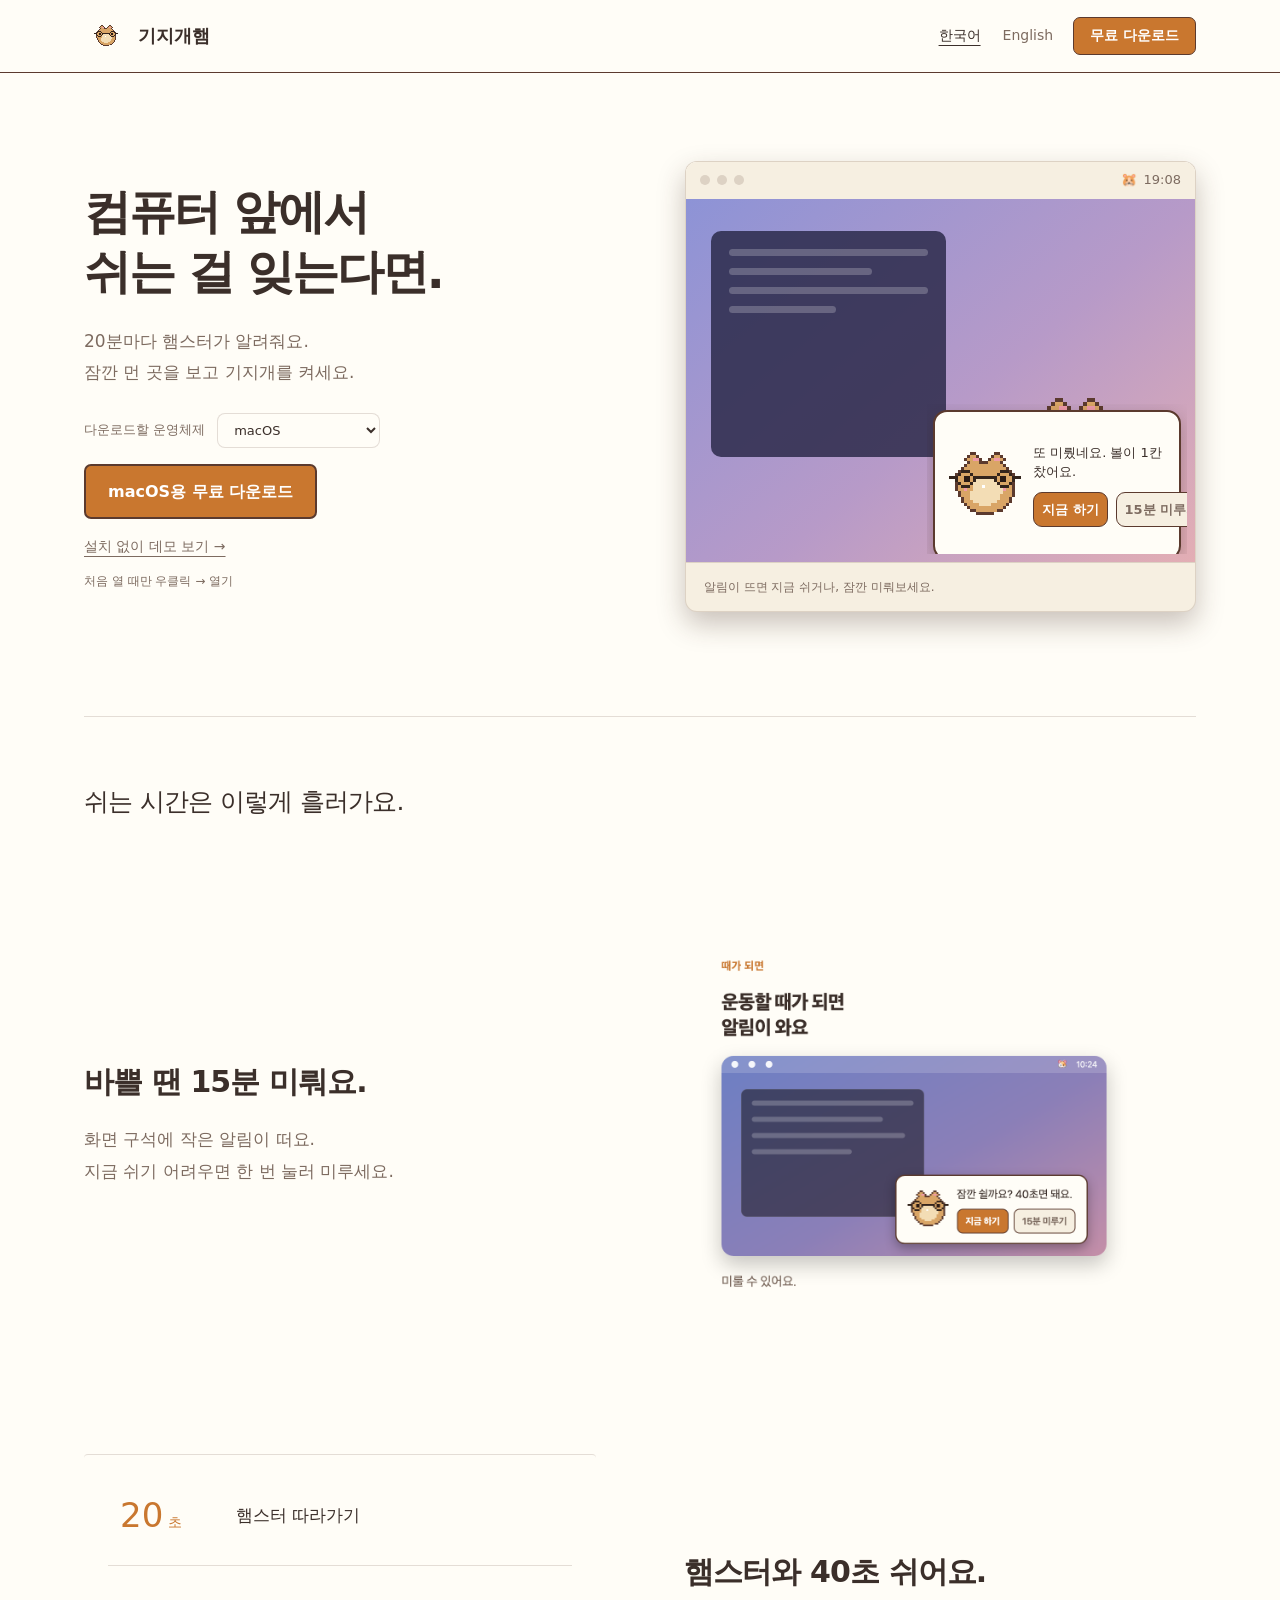
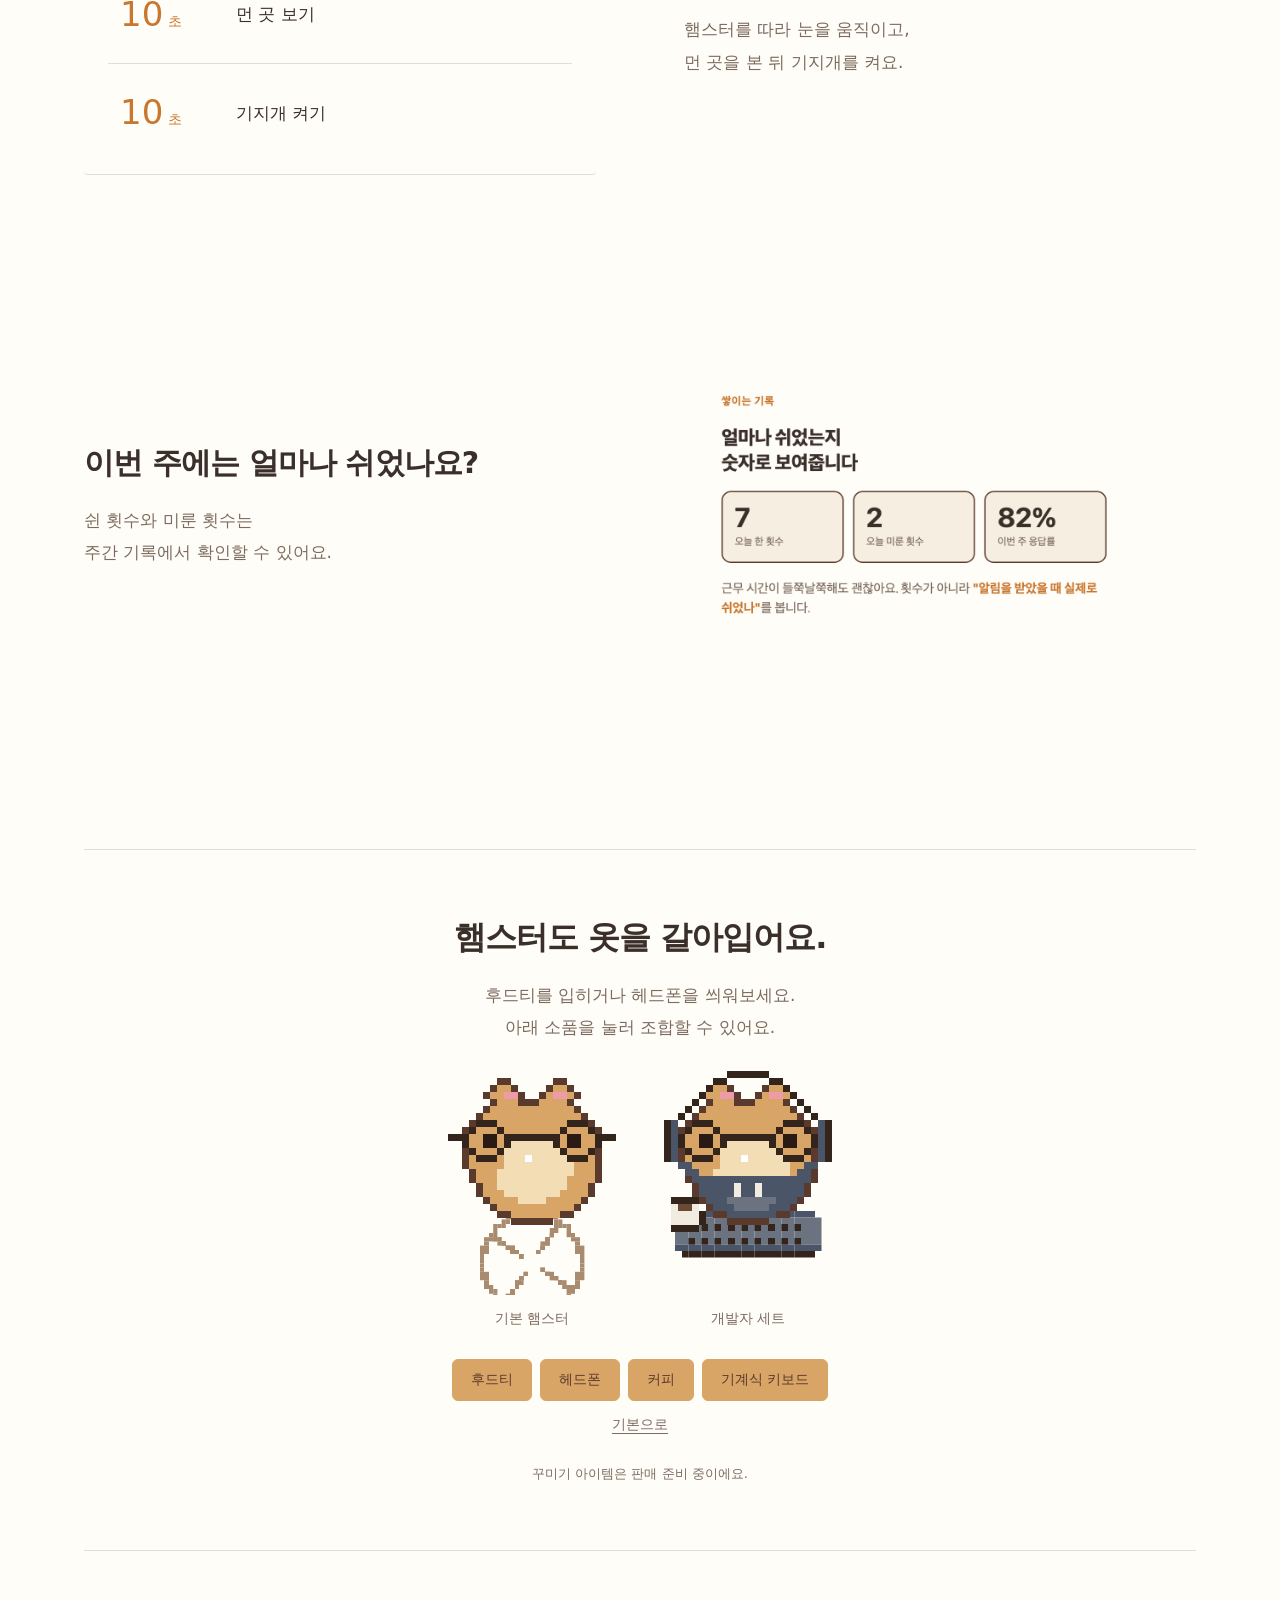
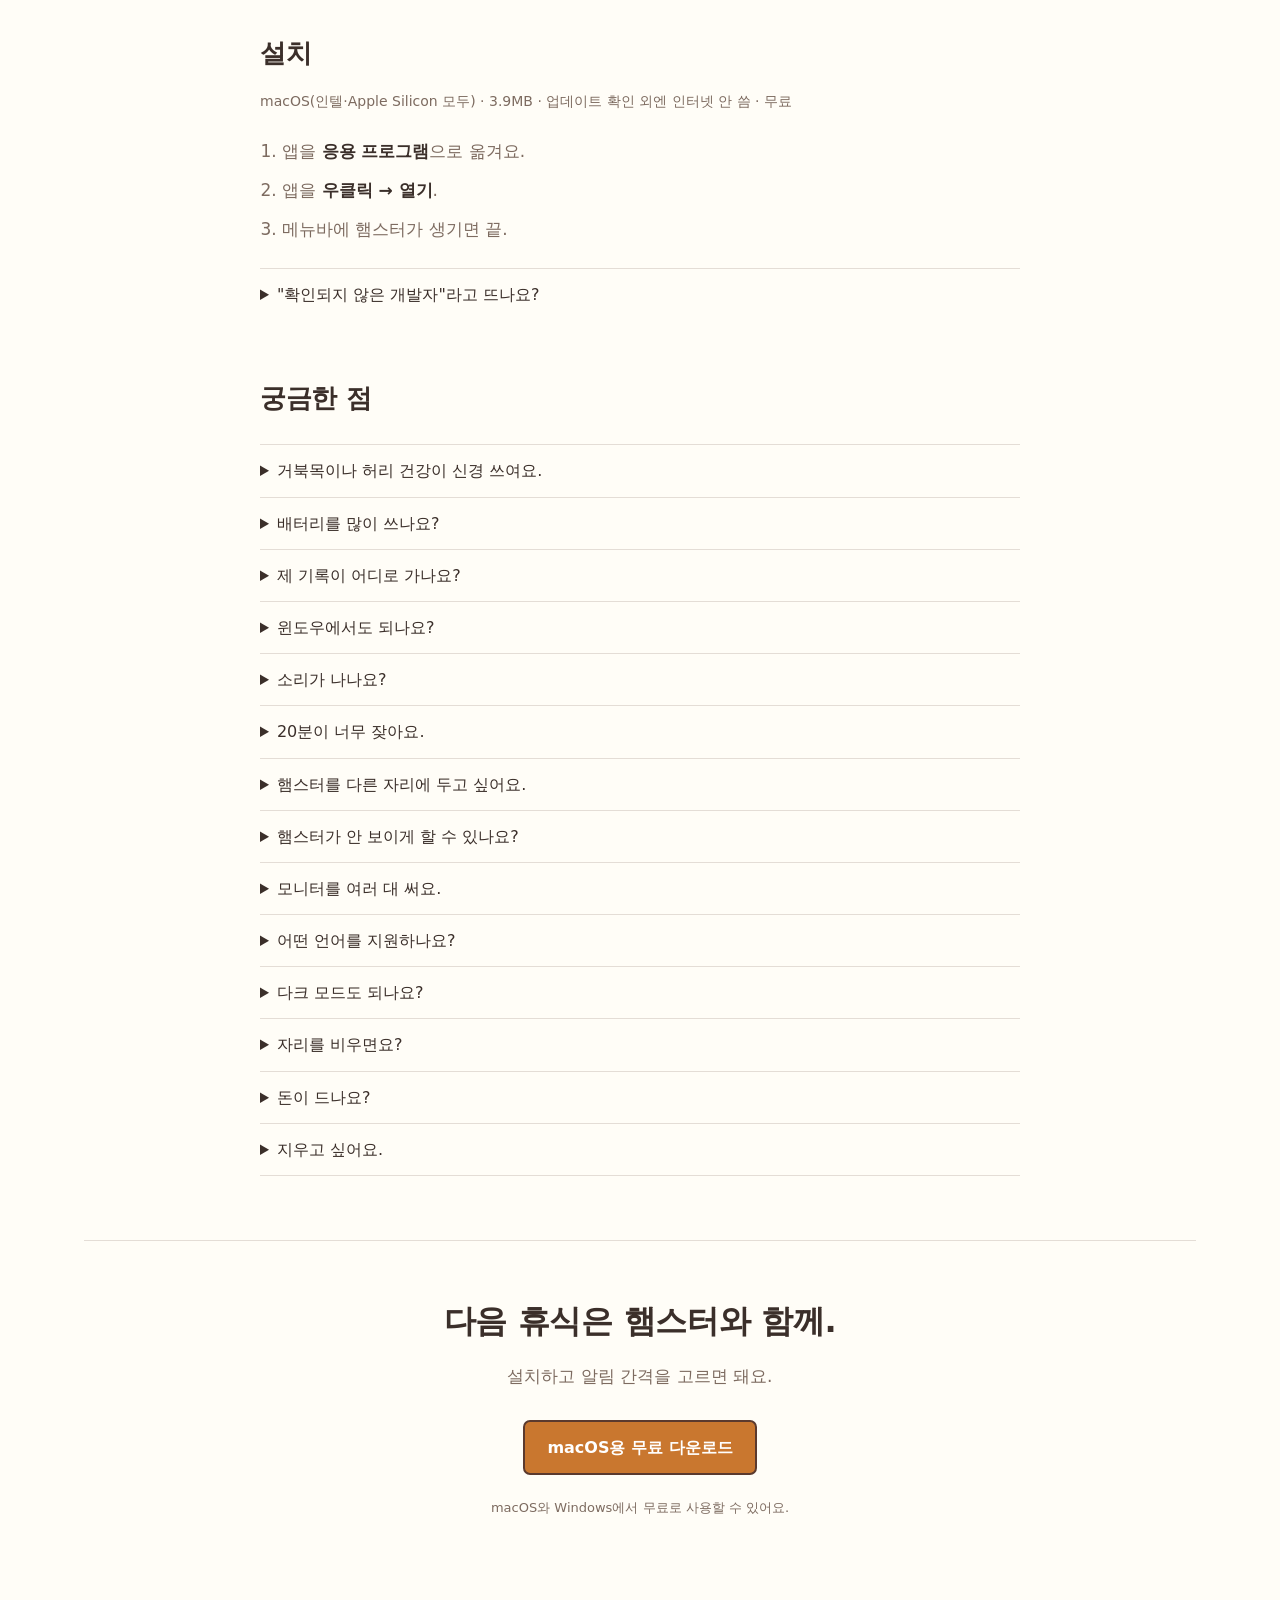
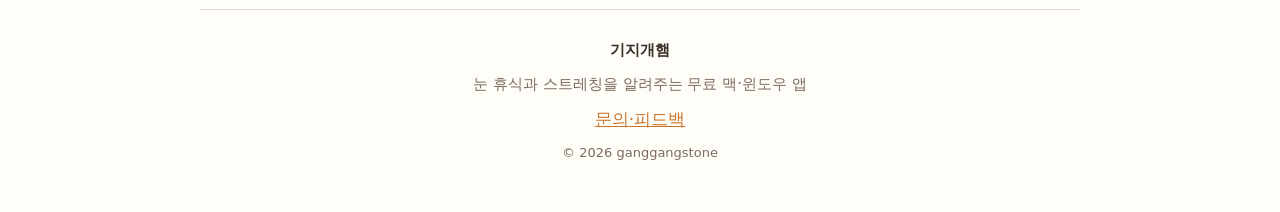
<file: index.html>
<!doctype html>
<html lang="ko">
  <head>
    <meta charset="UTF-8" />
    <meta name="viewport" content="width=device-width, initial-scale=1" />
    <meta name="google-site-verification" content="yGmYmrjmriGeLdfNYpnygEONXYzJY-v47kT8BOJidQM" />
    <title>기지개햄 | 눈 휴식·스트레칭 알림 앱 (맥·윈도우)</title>
    <meta name="description" content="눈 보호를 위한 휴식 알림과 책상 앞 스트레칭을 찾고 있나요? 기지개햄은 20분마다 화면에서 눈을 떼고 기지개를 켤 시간을 알려주는 무료 맥·윈도우 앱입니다." />
    <link rel="canonical" href="https://ganggangstone.github.io/hamstretch/" />
    <link rel="alternate" hreflang="ko" href="https://ganggangstone.github.io/hamstretch/" />
    <link rel="alternate" hreflang="en" href="https://ganggangstone.github.io/hamstretch/en/" />
    <link rel="alternate" hreflang="x-default" href="https://ganggangstone.github.io/hamstretch/" />
    <meta property="og:type" content="website" />
    <meta property="og:site_name" content="기지개햄" />
    <meta property="og:url" content="https://ganggangstone.github.io/hamstretch/" />
    <meta property="og:locale" content="ko_KR" />
    <meta property="og:locale:alternate" content="en_US" />
    <meta property="og:title" content="기지개햄 | 눈 휴식·스트레칭 알림 앱 (맥·윈도우)" />
    <meta property="og:description" content="눈 보호를 위한 휴식 알림과 책상 앞 스트레칭을 찾고 있나요? 기지개햄은 20분마다 화면에서 눈을 떼고 기지개를 켤 시간을 알려주는 무료 맥·윈도우 앱입니다." />
    <meta property="og:image" content="https://ganggangstone.github.io/hamstretch/screenshots/ko/card-01.png" />
    <meta name="twitter:card" content="summary_large_image" />
    <meta name="twitter:title" content="기지개햄 | 눈 휴식·스트레칭 알림 앱 (맥·윈도우)" />
    <meta name="twitter:description" content="눈 보호를 위한 휴식 알림과 책상 앞 스트레칭을 찾고 있나요? 기지개햄은 20분마다 화면에서 눈을 떼고 기지개를 켤 시간을 알려주는 무료 맥·윈도우 앱입니다." />
    <meta name="twitter:image" content="https://ganggangstone.github.io/hamstretch/screenshots/ko/card-01.png" />
    <link rel="icon" href="src-tauri/icons/32x32.png" />
<link rel="apple-touch-icon" href="src-tauri/icons/apple-touch-icon.png" />
    <link rel="stylesheet" href="src/theme.css" />
    <link rel="stylesheet" href="site.css" />
    <script type="application/ld+json">
      {
        "@context": "https://schema.org",
        "@type": "SoftwareApplication",
        "name": "기지개햄",
        "alternateName": "Hamstretch",
        "url": "https://ganggangstone.github.io/hamstretch/",
        "image": "https://ganggangstone.github.io/hamstretch/screenshots/ko/card-01.png",
        "description": "눈 보호를 위한 휴식 알림과 책상 앞 스트레칭을 찾고 있나요? 기지개햄은 20분마다 화면에서 눈을 떼고 기지개를 켤 시간을 알려주는 무료 맥·윈도우 앱입니다.",
        "applicationCategory": "HealthApplication",
        "operatingSystem": "macOS, Windows",
        "offers": { "@type": "Offer", "price": "0", "priceCurrency": "USD" }
      }
    </script>
  </head>
  <body>
    <header>
      <nav>
        <span class="brand"><canvas id="mark" width="44" height="44"></canvas> <b data-t="brand">기지개햄</b></span>
        <span class="navright">
          <span class="langs">
            <a href="./" aria-current="page">한국어</a>
            <a href="en/">English</a>
          </span>
          <a class="cta-sm" id="downloadTop" href="#install" data-t="ctaTop">무료 다운로드</a>
        </span>
      </nav>
    </header>

    <main>
      <section class="hero"><div class="hero-copy">
        <h1 data-t="title"><span class="headline-line">컴퓨터 앞에서</span><span class="headline-line">쉬는 걸 잊는다면.</span></h1>
        <p class="lead" data-t="lead"><span class="copy-line">20분마다 햄스터가 알려줘요.</span><span class="copy-line">잠깐 먼 곳을 보고 기지개를 켜세요.</span></p>
        <label class="os-picker" for="downloadOS"><span>다운로드할 운영체제</span>
          <select id="downloadOS"><option value="mac">macOS</option><option value="win">Windows (베타)</option></select>
        </label>
        <p class="ctas">
          <a class="cta" id="download" href="https://github.com/ganggangstone/hamstretch/releases/download/v0.1.1/Hamstretch_0.1.1_universal.dmg" data-t="cta">무료로 받기</a>
          <a class="demo-link" id="demo" href="demo/?play=1" data-t="ctaDemo">설치 없이 체험</a>
        </p>
        <p class="notice" id="notice" data-t="notOpen" hidden>원티드 AI 챔피언십 제출작이에요. 대회 규정상 설치 파일 대신 데모로 보여드립니다. 위 데모를 확인해주세요. 응원하고 싶으시면 <a href="https://event.wanted.co.kr/ai-championship/2026/projects/1723" target="_blank" rel="noopener">투표 한 번</a> 부탁드려요!</p>
        <p class="hint" data-t="ctaHint">처음 열 때만 우클릭 → 열기</p>
        <p class="beta-note" id="betaNote" data-t="betaNote" hidden></p>
      </div><div class="hero-preview">
        <iframe src="demo/?embed=1&amp;lang=ko" title="기지개햄 체험" scrolling="no"></iframe>
        <p class="preview-note" data-t="previewNote">알림이 뜨면 지금 쉬거나, 잠깐 미뤄보세요.</p>
      </div></section>


      <section class="features" aria-labelledby="features-title">
        <h2 id="features-title" data-t="featuresTitle">쉬는 시간은 이렇게 흘러가요.</h2>
        <article class="feature-row"><div><h3 data-t="snoozeTitle">바쁠 땐 15분 미뤄요.</h3><p data-t="snoozeBody"><span class="copy-line">화면 구석에 작은 알림이 떠요.</span><span class="copy-line">지금 쉬기 어려우면 한 번 눌러 미루세요.</span></p></div><img src="screenshots/ko/card-05.png" alt="휴식 알림과 미루기 버튼" loading="lazy" /></article>
        <article class="feature-row reverse"><div><h3 data-t="routineTitle">햄스터와 40초 쉬어요.</h3><p data-t="routineBody"><span class="copy-line">햄스터를 따라 눈을 움직이고,</span><span class="copy-line">먼 곳을 본 뒤 기지개를 켜요.</span></p></div><ol class="routine"><li><b>20<span>초</span></b><span data-t="eyeStep">햄스터 따라가기</span></li><li><b>10<span>초</span></b><span data-t="farStep">먼 곳 보기</span></li><li><b>10<span>초</span></b><span data-t="stretchStep">기지개 켜기</span></li></ol></article>
        <article class="feature-row"><div><h3 data-t="recordTitle">이번 주에는 얼마나 쉬었나요?</h3><p data-t="recordBody"><span class="copy-line">쉰 횟수와 미룬 횟수는</span><span class="copy-line">주간 기록에서 확인할 수 있어요.</span></p></div><img src="screenshots/ko/card-07.png" alt="주간 휴식 기록" loading="lazy" /></article>
      </section>
      <section class="wardrobe" aria-labelledby="wardrobe-title"><h2 id="wardrobe-title" data-t="wardrobeTitle">햄스터도 옷을 갈아입어요.</h2><p data-t="wardrobeBody"><span class="copy-line">후드티를 입히거나 헤드폰을 씌워보세요.</span><span class="copy-line">아래 소품을 눌러 조합할 수 있어요.</span></p>
        <div class="looks"><figure><canvas id="defaultPet" width="240" height="320" role="img" aria-label="기본 햄스터"></canvas><figcaption data-t="defaultLook">기본 햄스터</figcaption></figure><figure><canvas id="customPet" width="240" height="320" role="img" aria-label="개발자 세트"></canvas><figcaption data-t="devLook">개발자 세트</figcaption></figure></div>
        <div id="gearChoices" class="gear-choices" role="group" aria-label="소품 선택"></div>
        <button class="text-button" id="resetLook" type="button" data-t="resetLook">기본으로</button><p class="small-note" data-t="wardrobeNote">꾸미기 아이템은 판매 준비 중이에요.</p>
      </section>

      <section id="install" class="install">
        <h2 data-t="instTitle">설치</h2>
        <p class="specs" data-t="specs"></p>
        <ol>
          <li data-t="inst1">앱을 <b>응용 프로그램</b>으로 옮겨요.</li>
          <li data-t="inst2">앱을 <b>우클릭 → 열기</b>.</li>
          <li data-t="inst3">메뉴바에 햄스터가 생기면 끝.</li>
        </ol>
        <!-- 경고 안내는 접어둔다. 받기도 전에 펼쳐 보이면 설치가 까다로워 보인다. -->
        <details class="warn">
          <summary data-t="warnTitle">"확인되지 않은 개발자"라고 뜨나요?</summary>
          <p data-t="warnBody">고장이 아니에요. 애플 서명이 없어서 더블클릭은 맥이 막아요. 우클릭(또는 control+클릭) → 열기 → 한 번 더 열기. 새 버전마다 한 번씩 필요해요.</p>
        </details>
      </section>

      <section class="faq">
        <h2 data-t="faqTitle">자주 묻는 질문</h2>
        <div id="faq">
          <details><summary>거북목이나 허리 건강이 신경 쓰여요.</summary><p>오래 앉아 있다면 알림을 계기로 자세를 바꾸거나 자리에서 일어나 보세요. 기지개햄은 쉬는 시간을 알려주고 기지개를 함께하는 앱이에요.</p></details>
          <details><summary>배터리를 많이 쓰나요?</summary><p>하루 종일 켜둬도 배터리가 눈에 띄게 줄지 않아요. 쉬는 동안에는 화면 구석만 그리고, 운동할 때만 화면 전체를 써요.</p></details>
          <details><summary>제 기록이 어디로 가나요?</summary><p>아무 데도 안 가요. 기록은 이 컴퓨터 안 파일 하나에만 쌓여요. 인터넷은 하루 한 번, 새 버전이 있는지 확인할 때만 GitHub에 접속하고 그때도 기록은 보내지 않아요. 파일을 지우면 기록도 사라져요.</p></details>
          <details><summary>윈도우에서도 되나요?</summary><p>베타로 돼요. 위에서 Windows를 고르면 받을 수 있어요. 아직 실기기 검증을 막 시작한 단계라 문제가 있을 수 있어요.</p></details>
          <details><summary>소리가 나나요?</summary><p>안 나요. 화면 구석에 카드만 조용히 떠요.</p></details>
          <details><summary>20분이 너무 잦아요.</summary><p>설정에서 10분, 20분, 30분, 45분, 60분 중에 고를 수 있어요.</p></details>
          <details><summary>햄스터를 다른 자리에 두고 싶어요.</summary><p>메뉴바에서 "위치 옮기기"를 누르면 햄스터를 끌어서 옮길 수 있어요. 놓은 자리는 앱을 껐다 켜도 그대로예요.</p></details>
          <details><summary>햄스터가 안 보이게 할 수 있나요?</summary><p>설정에서 끄면 평소에는 안 보여요. 눈운동할 때만 나타나요. 눈으로 따라갈 대상이 있어야 하니까요.</p></details>
          <details><summary>모니터를 여러 대 써요.</summary><p>지금 마우스가 있는 화면으로 따라와요. 이것도 설정에서 끌 수 있어요.</p></details>
          <details><summary>어떤 언어를 지원하나요?</summary><p>한국어와 영어요. 설정에서 바꿔요.</p></details>
          <details><summary>다크 모드도 되나요?</summary><p>시스템 설정을 따라가고, 원하면 밝게나 어둡게로 고정할 수도 있어요.</p></details>
          <details><summary>자리를 비우면요?</summary><p>3분 넘게 아무것도 안 누르면 알림을 띄우지 않아요. 돌아왔을 때 낡은 알림이 쌓여 있지 않아요.</p></details>
          <details><summary>돈이 드나요?</summary><p>무료예요.</p></details>
          <details><summary>지우고 싶어요.</summary><p>앱을 휴지통에 넣으면 끝이에요.</p></details>
        </div>
      </section>
      <section class="final-cta"><h2 data-t="finalTitle">다음 휴식은 햄스터와 함께.</h2><p data-t="finalBody">설치하고 알림 간격을 고르면 돼요.</p><a class="cta" id="downloadBottom" href="#install" data-t="cta">무료로 받기</a><p class="trust" data-t="trust">macOS와 Windows에서 무료로 사용할 수 있어요.</p></section>
    </main>

    <footer>
      <p class="foot-brand"><b data-t="brand">기지개햄</b></p>
      <p class="foot-note" data-t="footNote">눈 휴식과 스트레칭을 알려주는 무료 맥·윈도우 앱</p>
      <p class="foot-links"><a id="feedback" href="#" data-t="footFeedback">문의·피드백</a></p>
      <p class="foot-copy">© <span id="year"></span> ganggangstone</p>
    </footer>

    <script src="demo/pack.js"></script>
    <script type="module" src="site.js"></script>
  </body>
</html>
</file>
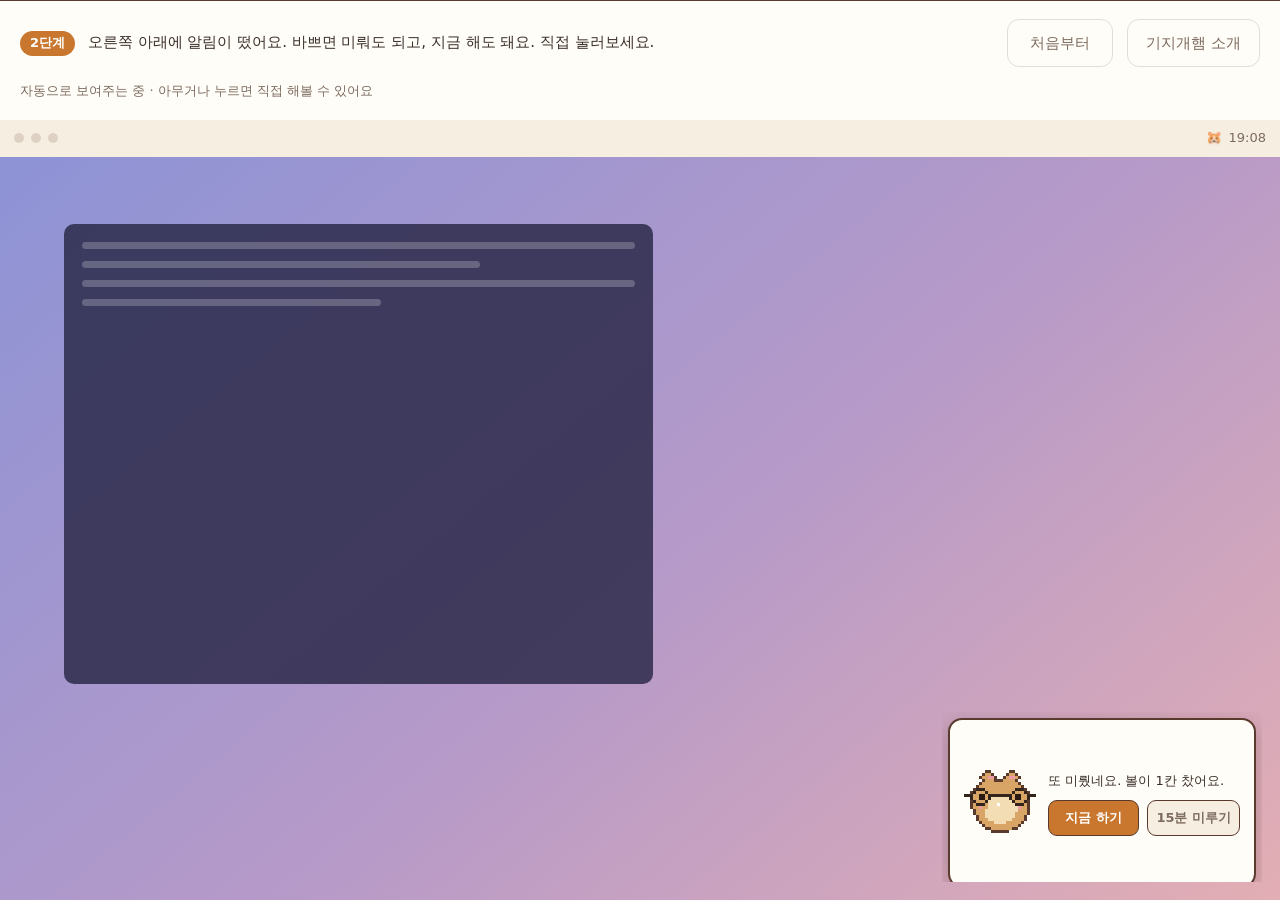
<file: demo/index.html>
<!doctype html>
<html lang="ko" data-theme="light">
  <head>
    <meta charset="UTF-8" />
    <meta name="viewport" content="width=device-width, initial-scale=1" />
    <title>기지개햄 데모</title>
    <link rel="stylesheet" href="app/theme.css" />
    <link rel="stylesheet" href="demo.css" />
    <!-- 앱은 브라우저 언어를 따라가고, 한국어가 아니면 영어로 떨어진다.
         데모는 한국어로 고정한다. iframe이 뜨기 전에 정해야 하므로 head에 둔다.
         ?lang=en 으로 영어도 볼 수 있다. -->
    <script>
      const demoLang = new URLSearchParams(location.search).get('lang');
      localStorage.setItem('lang', demoLang === 'en' ? 'en' : 'ko');
      // 테마도 고정한다. 앱 기본값은 '시스템 따름'이라, 보는 사람이 다크 모드면
      // 데모 페이지만 밝고 그 안의 창들은 까맣게 나와 따로 논다.
      localStorage.setItem('theme', 'light');
    </script>
  </head>
  <body>
    <header>
      <h1>기지개햄 <span>데모</span></h1>
      <p class="what">20분마다 햄스터가 와서 같이 눈운동하고 기지개 켜는 맥 앱이에요.</p>
      <p id="note">설치 없이 여기서 바로 해볼 수 있어요. 화면 안에서 실제 앱 코드가 그대로 돌아갑니다.</p>
    </header>

    <!-- 들어온 사람에게 한 번에 하나만 시킨다. 버튼 여러 개를 늘어놓으면
         무엇부터 눌러야 할지 몰라 아무것도 안 누르고 나간다. -->
    <div class="guide">
      <p class="step"><b id="stepNo">1단계</b> <span id="stepText"></span></p>
      <button id="go" type="button"></button>
      <button id="reset" type="button" class="ghost">처음부터</button>
      <a class="ghost back" href="../">기지개햄 소개</a>
      <span class="auto" id="autoTag" hidden>자동으로 보여주는 중 · 아무거나 누르면 직접 해볼 수 있어요</span>
      <div class="gear" id="gear" hidden></div>
    </div>

    <!-- 가짜 바탕화면. 이 안이 '사용자의 화면'이다. -->
    <div class="desk" id="desk">
      <div class="bar">
        <span class="dot"></span><span class="dot"></span><span class="dot"></span>
        <span class="spacer"></span>
        <span id="trayFace">🐹</span>
        <span class="clock" id="clock">10:24</span>
      </div>
      <div class="screen" id="screen">
        <div class="win"><i></i><i></i><i></i><i></i></div>
        <iframe id="pet" src="app/index.html" title="펫" scrolling="no"></iframe>
        <iframe id="prompt" src="app/prompt.html" title="알림" scrolling="no" hidden></iframe>
      </div>
    </div>

    <div class="sheet" id="sheet" hidden>
      <div class="sheet-head">
        <b>기록</b>
        <button id="closeDash" type="button" class="x">닫기</button>
      </div>
      <iframe id="dash" src="app/dashboard.html" title="기록"></iframe>
    </div>

    <footer>
      <a href="../">기지개햄 소개</a>
    </footer>

    <script src="pack.js"></script>
    <script src="bus.js"></script>
  </body>
</html>
</file>
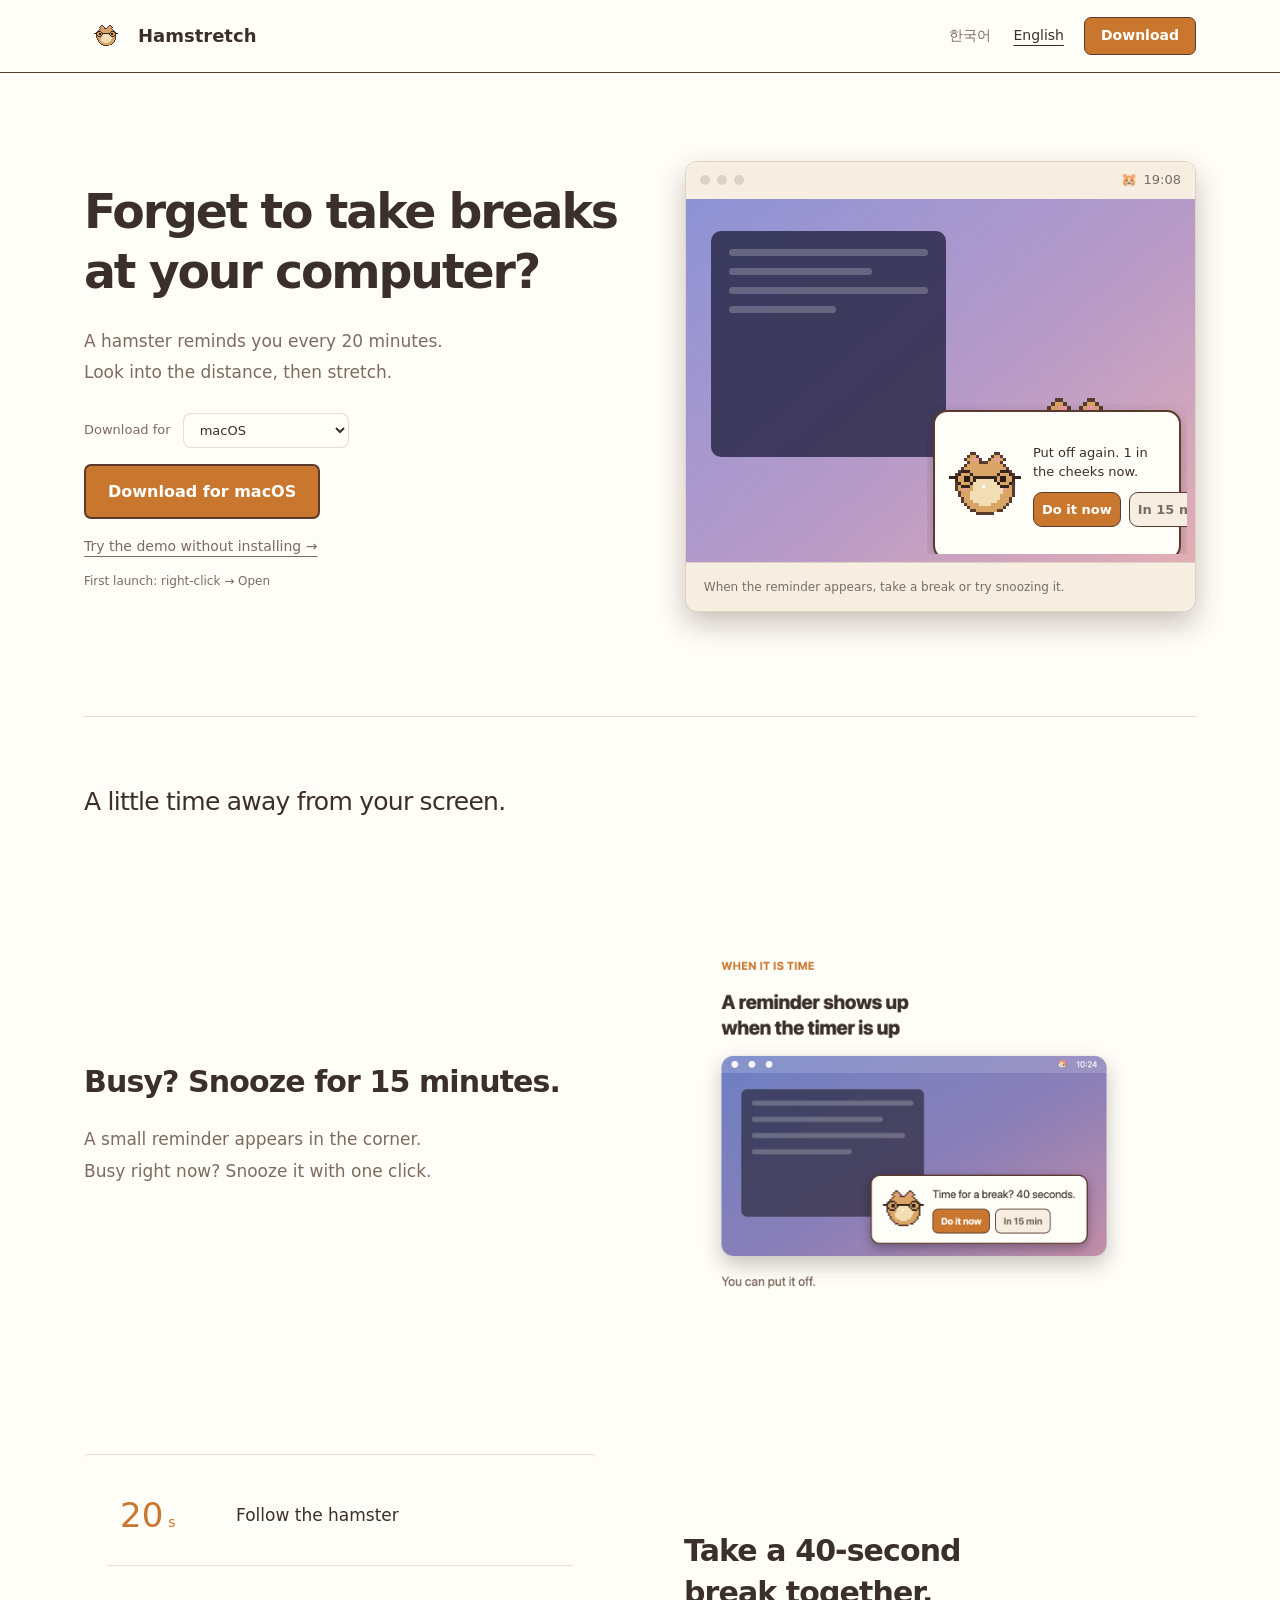
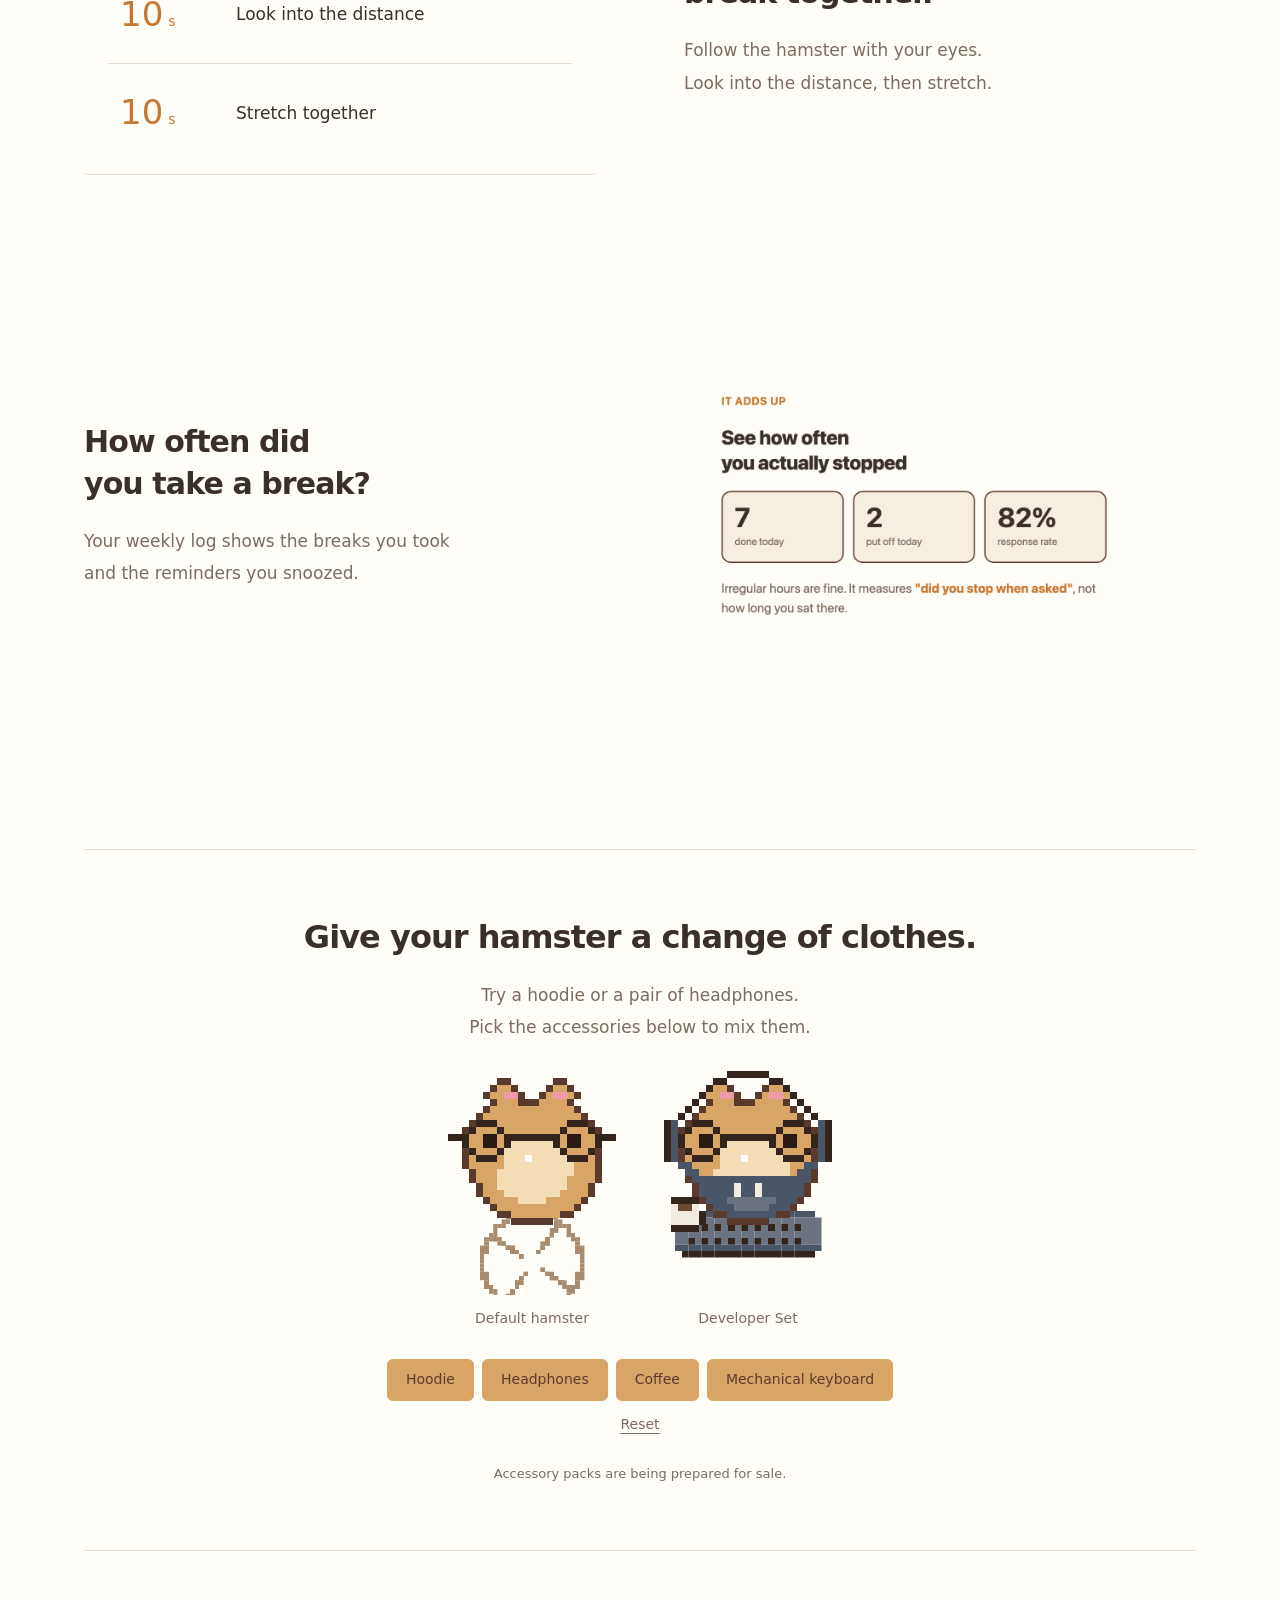
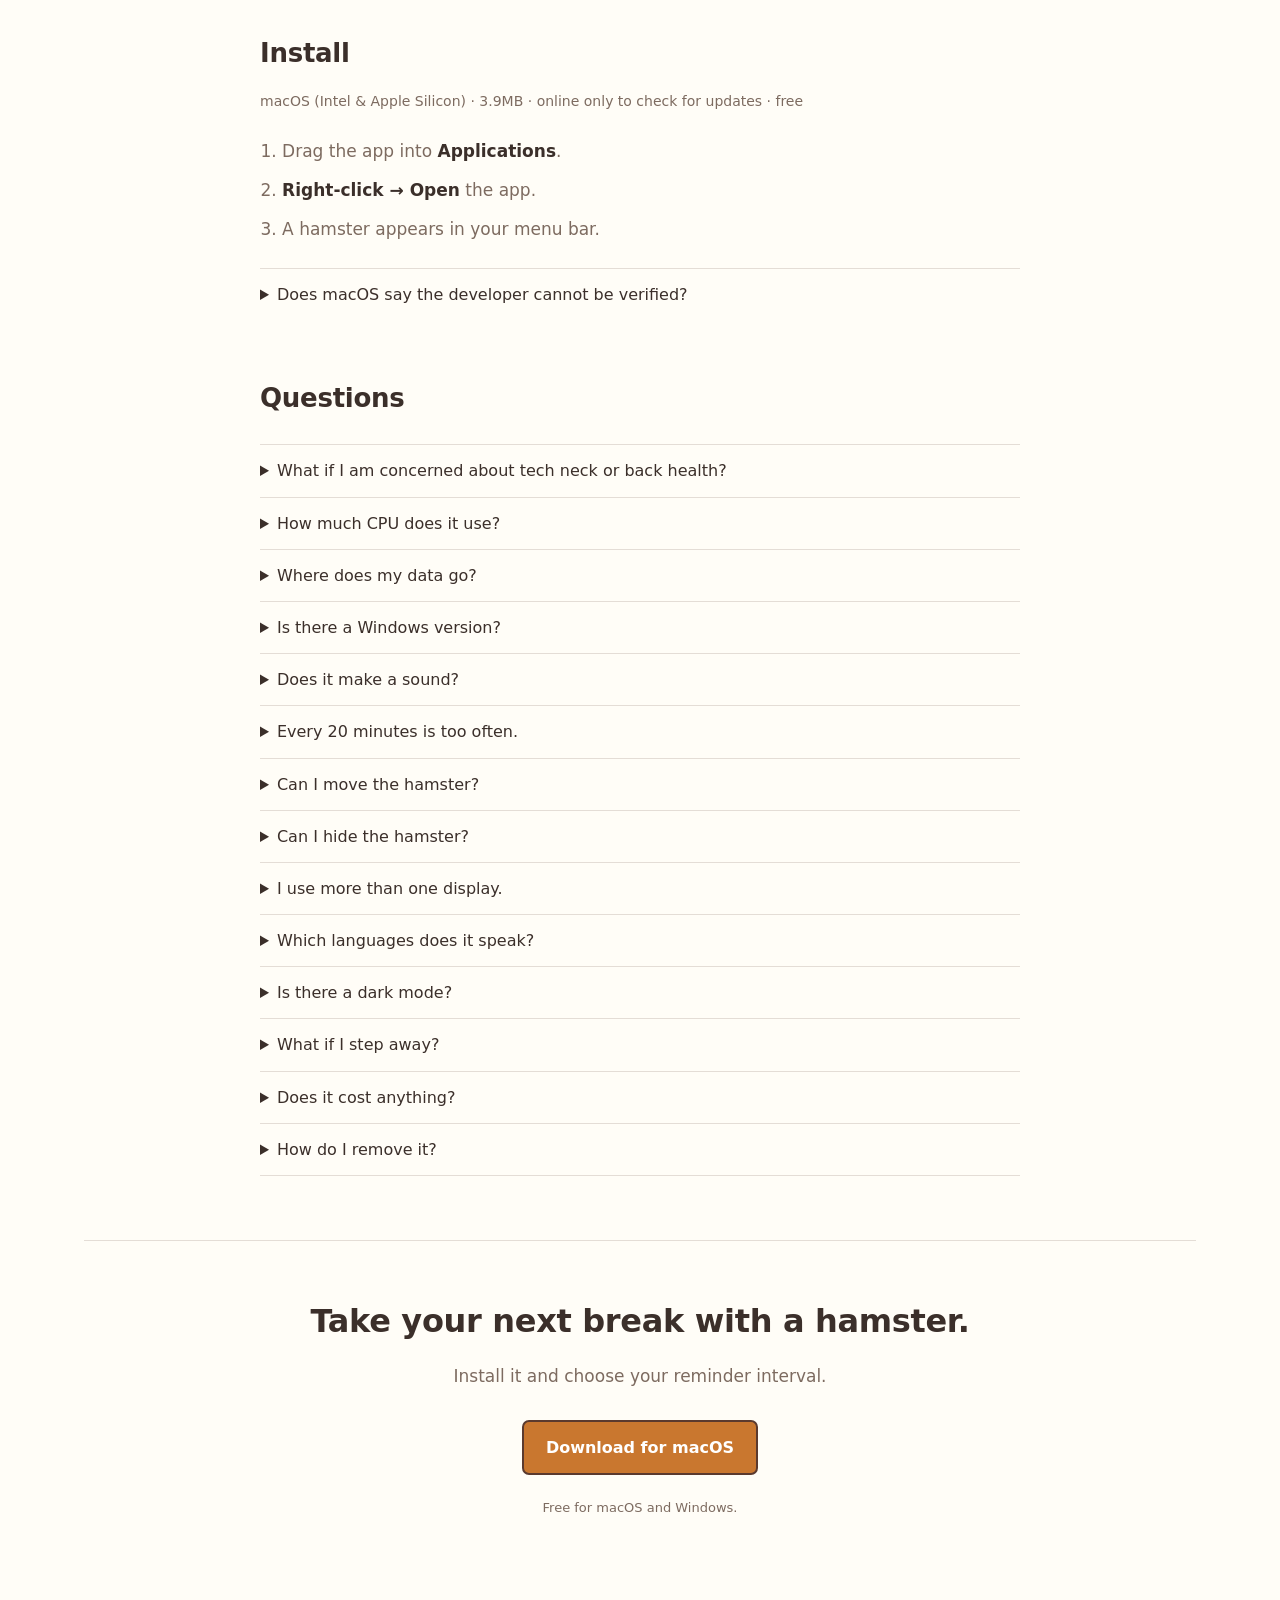
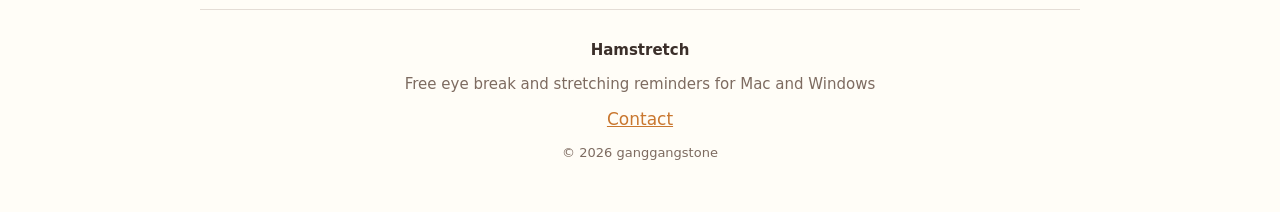
<file: en/index.html>
<!doctype html>
<html lang="en">
  <head>
    <meta charset="UTF-8" />
    <meta name="viewport" content="width=device-width, initial-scale=1" />
    <title>Hamstretch | Eye Break & Desk Stretch Reminders for Mac and Windows</title>
    <meta name="description" content="Looking for eye care reminders and desk stretches? Hamstretch reminds you every 20 minutes to look away from your screen and stretch. Free for Mac and Windows." />
    <link rel="canonical" href="https://ganggangstone.github.io/hamstretch/en/" />
    <link rel="alternate" hreflang="ko" href="https://ganggangstone.github.io/hamstretch/" />
    <link rel="alternate" hreflang="en" href="https://ganggangstone.github.io/hamstretch/en/" />
    <link rel="alternate" hreflang="x-default" href="https://ganggangstone.github.io/hamstretch/" />
    <meta property="og:type" content="website" />
    <meta property="og:site_name" content="Hamstretch" />
    <meta property="og:url" content="https://ganggangstone.github.io/hamstretch/en/" />
    <meta property="og:locale" content="en_US" />
    <meta property="og:locale:alternate" content="ko_KR" />
    <meta property="og:title" content="Hamstretch | Eye Break & Desk Stretch Reminders for Mac and Windows" />
    <meta property="og:description" content="Looking for eye care reminders and desk stretches? Hamstretch reminds you every 20 minutes to look away from your screen and stretch. Free for Mac and Windows." />
    <meta property="og:image" content="https://ganggangstone.github.io/hamstretch/screenshots/en/card-04.png" />
    <meta name="twitter:card" content="summary_large_image" />
    <meta name="twitter:title" content="Hamstretch | Eye Break & Desk Stretch Reminders for Mac and Windows" />
    <meta name="twitter:description" content="Looking for eye care reminders and desk stretches? Hamstretch reminds you every 20 minutes to look away from your screen and stretch. Free for Mac and Windows." />
    <meta name="twitter:image" content="https://ganggangstone.github.io/hamstretch/screenshots/en/card-04.png" />
    <link rel="icon" href="../src-tauri/icons/32x32.png" />
<link rel="apple-touch-icon" href="../src-tauri/icons/apple-touch-icon.png" />
    <link rel="stylesheet" href="../src/theme.css" />
    <link rel="stylesheet" href="../site.css" />
    <script type="application/ld+json">
      {
        "@context": "https://schema.org",
        "@type": "SoftwareApplication",
        "name": "Hamstretch",
        "alternateName": "기지개햄",
        "url": "https://ganggangstone.github.io/hamstretch/en/",
        "image": "https://ganggangstone.github.io/hamstretch/screenshots/en/card-04.png",
        "description": "Looking for eye care reminders and desk stretches? Hamstretch reminds you every 20 minutes to look away from your screen and stretch. Free for Mac and Windows.",
        "applicationCategory": "HealthApplication",
        "operatingSystem": "macOS, Windows",
        "offers": { "@type": "Offer", "price": "0", "priceCurrency": "USD" }
      }
    </script>
  </head>
  <body>
    <header>
      <nav>
        <span class="brand"><canvas id="mark" width="44" height="44"></canvas> <b data-t="brand">Hamstretch</b></span>
        <span class="navright">
          <span class="langs">
            <a href="../">한국어</a>
            <a href="./" aria-current="page">English</a>
          </span>
          <a class="cta-sm" id="downloadTop" href="#install" data-t="ctaTop">Download</a>
        </span>
      </nav>
    </header>

    <main>
      <section class="hero"><div class="hero-copy">
        <h1 data-t="title"><span class="headline-line">Forget to take breaks</span><span class="headline-line">at your computer?</span></h1>
        <p class="lead" data-t="lead"><span class="copy-line">A hamster reminds you every 20 minutes.</span><span class="copy-line">Look into the distance, then stretch.</span></p>
        <label class="os-picker" for="downloadOS"><span>Download for</span>
          <select id="downloadOS"><option value="mac">macOS</option><option value="win">Windows (beta)</option></select>
        </label>
        <p class="ctas">
          <a class="cta" id="download" href="https://github.com/ganggangstone/hamstretch/releases/download/v0.1.1/Hamstretch_0.1.1_universal.dmg" data-t="cta">Get it free</a>
          <a class="demo-link" id="demo" href="../demo/?play=1" data-t="ctaDemo">Try without installing</a>
        </p>
        <p class="notice" id="notice" data-t="notOpen" hidden>This is a Wanted AI Championship entry. Contest rules mean I'm showing a demo instead of a download. Try the demo above. A <a href="https://event.wanted.co.kr/ai-championship/2026/projects/1723" target="_blank" rel="noopener">vote</a> would mean a lot if you like it!</p>
        <p class="hint" data-t="ctaHint">First launch: right-click → Open</p>
        <p class="beta-note" id="betaNote" data-t="betaNote" hidden></p>
      </div><div class="hero-preview">
        <iframe src="../demo/?embed=1&amp;lang=en" title="Hamstretch demo" scrolling="no"></iframe>
        <p class="preview-note" data-t="previewNote">When the reminder appears, take a break or try snoozing it.</p>
      </div></section>


      <section class="features" aria-labelledby="features-title">
        <h2 id="features-title" data-t="featuresTitle">A little time away from your screen.</h2>
        <article class="feature-row"><div><h3 data-t="snoozeTitle">Busy? Snooze for 15 minutes.</h3><p data-t="snoozeBody"><span class="copy-line">A small reminder appears in the corner.</span><span class="copy-line">Busy right now? Snooze it with one click.</span></p></div><img src="../screenshots/en/card-05.png" alt="Break reminder with a snooze button" loading="lazy" /></article>
        <article class="feature-row reverse"><div><h3 data-t="routineTitle">Take a 40-second break together.</h3><p data-t="routineBody"><span class="copy-line">Follow the hamster with your eyes.</span><span class="copy-line">Look into the distance, then stretch.</span></p></div><ol class="routine"><li><b>20<span>s</span></b><span data-t="eyeStep">Follow the hamster</span></li><li><b>10<span>s</span></b><span data-t="farStep">Look into the distance</span></li><li><b>10<span>s</span></b><span data-t="stretchStep">Stretch together</span></li></ol></article>
        <article class="feature-row"><div><h3 data-t="recordTitle">How often did you take a break?</h3><p data-t="recordBody"><span class="copy-line">Your weekly log shows the breaks you took</span><span class="copy-line">and the reminders you snoozed.</span></p></div><img src="../screenshots/en/card-07.png" alt="Weekly break log" loading="lazy" /></article>
      </section>
      <section class="wardrobe" aria-labelledby="wardrobe-title"><h2 id="wardrobe-title" data-t="wardrobeTitle">Give your hamster a change of clothes.</h2><p data-t="wardrobeBody"><span class="copy-line">Try a hoodie or a pair of headphones.</span><span class="copy-line">Pick the accessories below to mix them.</span></p>
        <div class="looks"><figure><canvas id="defaultPet" width="240" height="320" role="img" aria-label="Default hamster"></canvas><figcaption data-t="defaultLook">Default hamster</figcaption></figure><figure><canvas id="customPet" width="240" height="320" role="img" aria-label="Developer Set"></canvas><figcaption data-t="devLook">Developer Set</figcaption></figure></div>
        <div id="gearChoices" class="gear-choices" role="group" aria-label="Choose accessories"></div>
        <button class="text-button" id="resetLook" type="button" data-t="resetLook">Reset</button><p class="small-note" data-t="wardrobeNote">Accessory packs are being prepared for sale.</p>
      </section>

      <section id="install" class="install">
        <h2 data-t="instTitle">Install</h2>
        <p class="specs" data-t="specs"></p>
        <ol>
          <li data-t="inst1">Drag the app into <b>Applications</b>.</li>
          <li data-t="inst2"><b>Right-click → Open</b> the app.</li>
          <li data-t="inst3">A hamster appears in your menu bar.</li>
        </ol>
        <details class="warn">
          <summary data-t="warnTitle">Does macOS say the developer cannot be verified?</summary>
          <p data-t="warnBody">Nothing is broken. The app is unsigned, so a plain double-click gets blocked. Right-click (or control-click) → Open → Open again. Once per new version.</p>
        </details>
      </section>

      <section class="faq">
        <h2 data-t="faqTitle">Questions people ask</h2>
        <div id="faq">
          <details><summary>What if I am concerned about tech neck or back health?</summary><p>Use a reminder as a cue to change position or get up after sitting for a while. Hamstretch reminds you to take breaks and stretch.</p></details>
          <details><summary>Does it drain my battery?</summary><p>Leave it on all day and you will not notice. It only draws a corner of the screen while idle, and uses the full screen during the 40 seconds.</p></details>
          <details><summary>Where does my data go?</summary><p>Nowhere. What you did and when is appended to a single file on your computer. The app goes online once a day, only to check GitHub for a new version tag. Your history is never sent. Delete that file and the history is gone.</p></details>
          <details><summary>Is there a Windows version?</summary><p>Yes, in beta. Pick Windows above to get it. Real-device testing just started, so there may be rough edges.</p></details>
          <details><summary>Does it make a sound?</summary><p>No. A small card just appears in the corner.</p></details>
          <details><summary>Every 20 minutes is too often.</summary><p>You can pick 10, 20, 30, 45 or 60 minutes in settings.</p></details>
          <details><summary>Can I move the hamster?</summary><p>Choose "Move the hamster" from the menu bar and drag it anywhere. It stays there after a restart.</p></details>
          <details><summary>Can I hide the hamster?</summary><p>Turn it off in settings and it stays hidden until the next break. You need something to follow with your eyes.</p></details>
          <details><summary>I use more than one display.</summary><p>It follows whichever screen your cursor is on. You can turn that off in settings.</p></details>
          <details><summary>Which languages does it speak?</summary><p>English and Korean. Switch in settings.</p></details>
          <details><summary>Is there a dark mode?</summary><p>It follows your system, and you can pin it to light or dark.</p></details>
          <details><summary>What if I step away?</summary><p>If you have not touched anything for three minutes, it skips the reminder. You will not come back to a pile of old alerts.</p></details>
          <details><summary>Does it cost anything?</summary><p>It is free.</p></details>
          <details><summary>How do I remove it?</summary><p>Drag the app to the Trash. That is all.</p></details>
        </div>
      </section>
      <section class="final-cta"><h2 data-t="finalTitle">Take your next break with a hamster.</h2><p data-t="finalBody">Install it and choose your reminder interval.</p><a class="cta" id="downloadBottom" href="#install" data-t="cta">Get it free</a><p class="trust" data-t="trust">Free for macOS and Windows.</p></section>
    </main>

    <footer>
      <p class="foot-brand"><b data-t="brand">Hamstretch</b></p>
      <p class="foot-note" data-t="footNote">Free eye break and stretching reminders for Mac and Windows</p>
      <p class="foot-links"><a id="feedback" href="#" data-t="footFeedback">Contact</a></p>
      <p class="foot-copy">© <span id="year"></span> ganggangstone</p>
    </footer>

    <script src="../demo/pack.js"></script>
    <script type="module" src="../site.js"></script>
  </body>
</html>
</file>
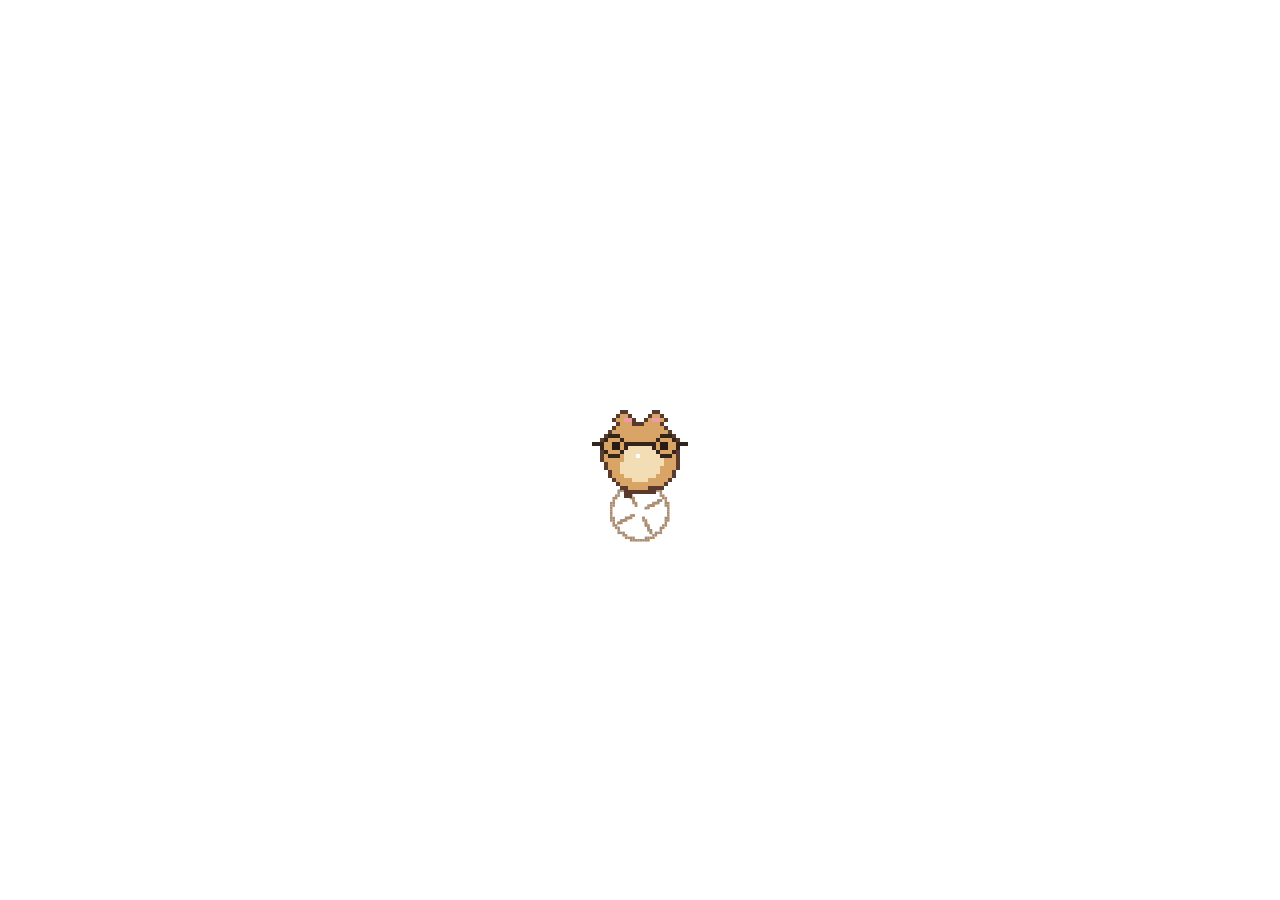
<file: demo/app/index.html>
<!doctype html>
<html lang="ko">
  <head>
    <meta charset="UTF-8" />
    <title>hamster</title>
    <link rel="stylesheet" href="theme.css" />
    <link rel="stylesheet" href="styles.css" />
  </head>
  <body>
    <canvas id="stage"></canvas>
    <div id="bubble"></div>
    <div id="mover" data-tauri-drag-region>
      <span id="moverHint" data-tauri-drag-region></span>
      <button id="moverDone" type="button"></button>
    </div>
    <script src="../pack.js"></script>
    <script src="../shim.js"></script>
    <script type="module" src="pet.js"></script>
  </body>
</html>
</file>
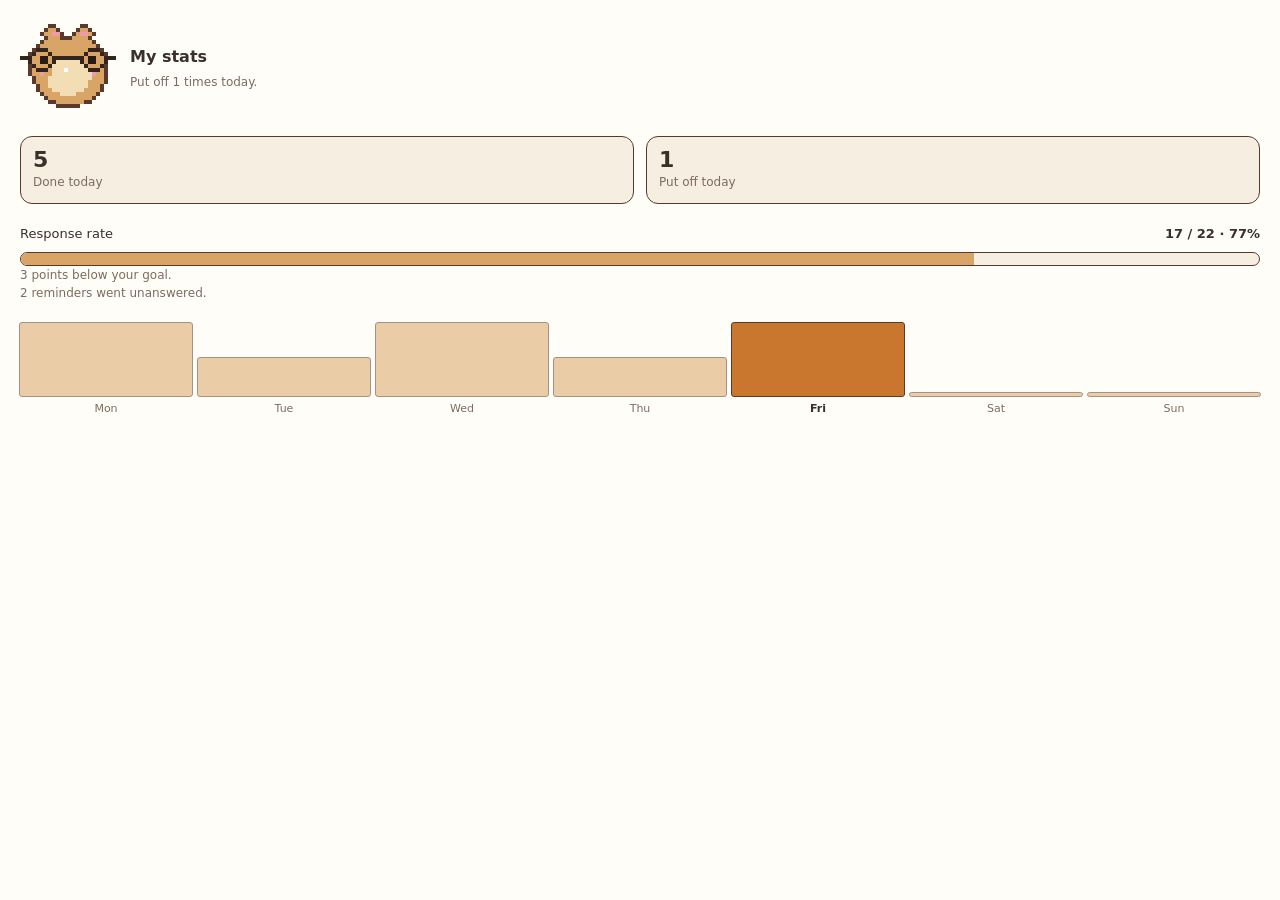
<file: demo/app/dashboard.html>
<!doctype html>
<html lang="ko">
  <head>
    <meta charset="UTF-8" />
    <title>Dashboard</title>
    <link rel="stylesheet" href="theme.css" />
    <link rel="stylesheet" href="dashboard.css" />
  </head>
  <body>
    <main>
      <header>
        <canvas id="face" width="96" height="96"></canvas>
        <div>
          <h1 id="title"></h1>
          <p id="summary" class="dim"></p>
        </div>
      </header>

      <section class="today">
        <div class="stat">
          <strong id="todayDone">0</strong>
          <span id="todayDoneLabel" class="dim"></span>
        </div>
        <div class="stat">
          <strong id="todaySnooze">0</strong>
          <span id="todaySnoozeLabel" class="dim"></span>
        </div>
      </section>

      <section>
        <div class="goal-row">
          <span id="weekLabel"></span>
          <span id="weekCount" class="count"></span>
        </div>
        <div class="track"><div id="bar" class="fill"></div></div>
        <p id="goalNote" class="dim"></p>
        <p id="ignored" class="dim"></p>
      </section>

      <section>
        <div id="chart" class="chart"></div>
      </section>

      <p id="empty" class="dim empty"></p>
    </main>
    <script src="../pack.js"></script>
    <script src="../shim.js"></script>
    <script type="module" src="dashboard.js"></script>
  </body>
</html>
</file>
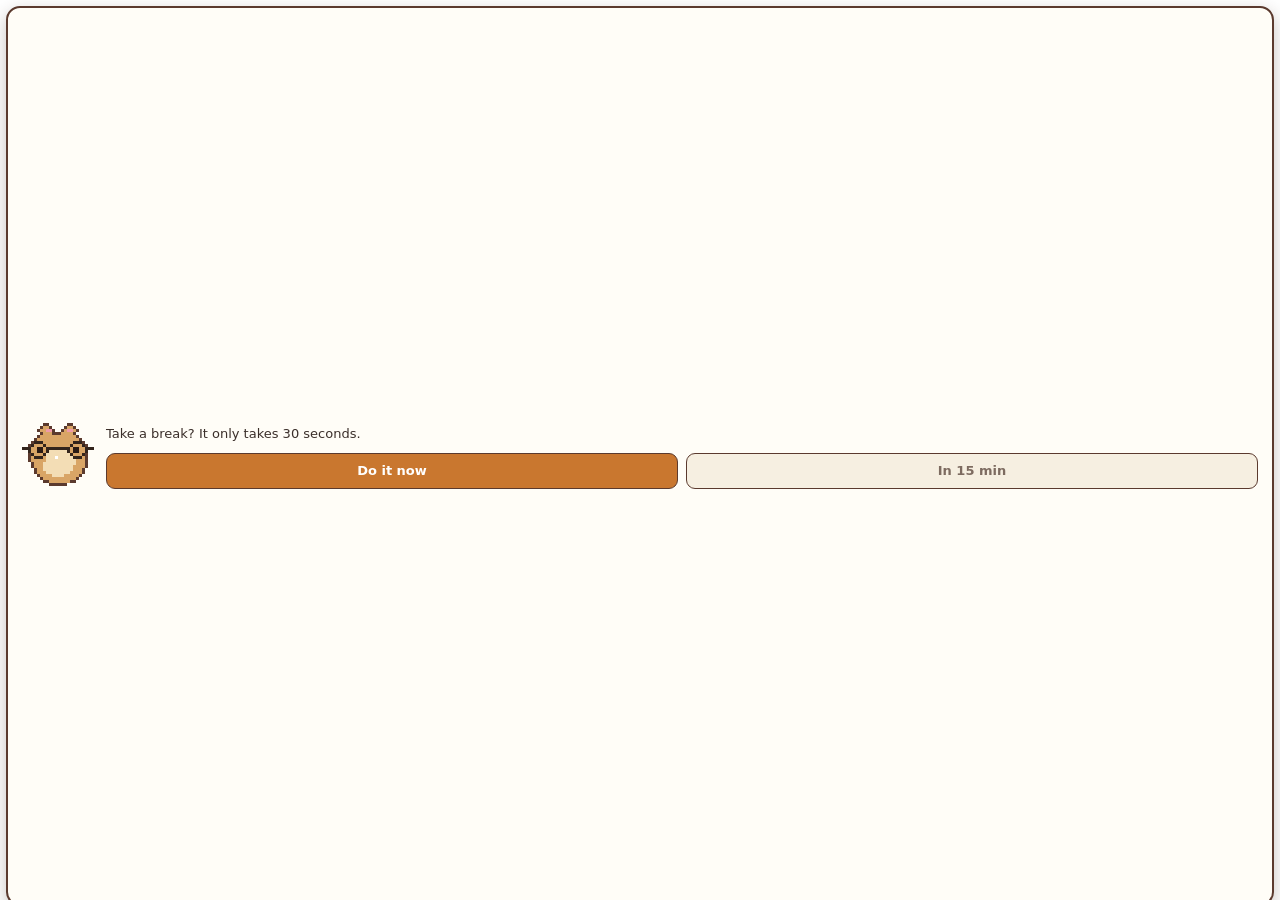
<file: demo/app/prompt.html>
<!doctype html>
<html lang="ko">
  <head>
    <meta charset="UTF-8" />
    <title>hamster</title>
    <link rel="stylesheet" href="theme.css" />
    <link rel="stylesheet" href="prompt.css" />
  </head>
  <body>
    <div class="card">
      <canvas id="face" width="72" height="72"></canvas>
      <div class="body">
        <p id="message"></p>
        <div class="buttons">
          <button id="primary" type="button"></button>
          <button id="secondary" type="button" class="ghost"></button>
        </div>
      </div>
    </div>
    <script src="../pack.js"></script>
    <script src="../shim.js"></script>
    <script type="module" src="prompt.js"></script>
  </body>
</html>
</file>
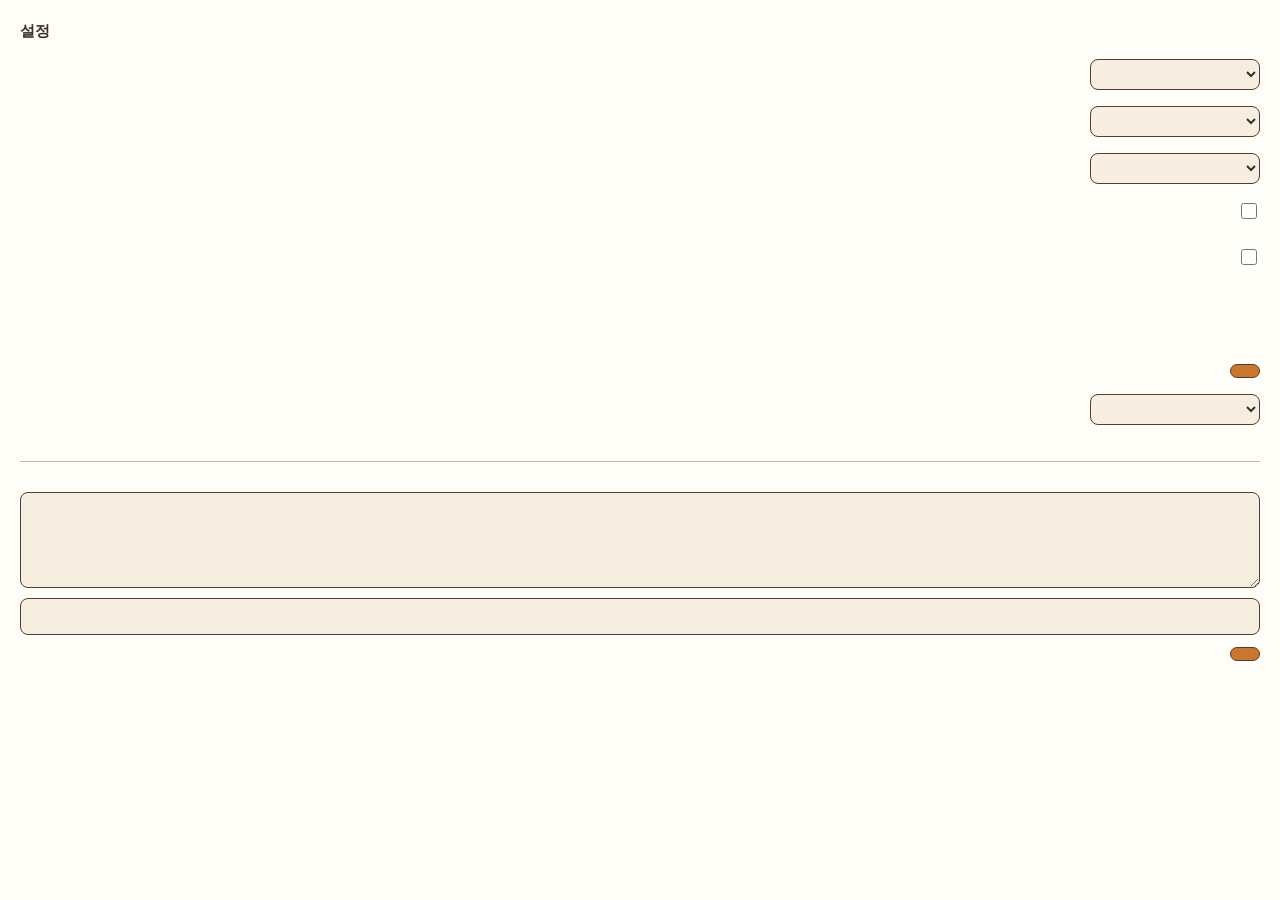
<file: demo/app/settings.html>
<!doctype html>
<html lang="ko">
  <head>
    <meta charset="UTF-8" />
    <title>Settings</title>
    <link rel="stylesheet" href="theme.css" />
    <link rel="stylesheet" href="settings.css" />
  </head>
  <body>
    <main>
      <h1 id="title">설정</h1>

      <label class="row">
        <span id="langLabel"></span>
        <select id="lang"></select>
      </label>

      <label class="row">
        <span id="themeLabel"></span>
        <select id="theme"></select>
      </label>

      <label class="row">
        <span id="intervalLabel"></span>
        <select id="interval"></select>
      </label>

      <label class="row">
        <span id="showPetLabel"></span>
        <input type="checkbox" id="showPet" />
      </label>
      <p id="showPetHelp" class="help"></p>

      <label class="row">
        <span id="followLabel"></span>
        <input type="checkbox" id="followCursor" />
      </label>
      <p id="followHelp" class="help"></p>

      <h2 id="gearTitle"></h2>
      <div id="gear"></div>

      <h2 id="packsTitle"></h2>
      <div id="packs"></div>
      <p id="packDrop" class="help"></p>
      <div class="actions">
        <span id="packStatus" class="status"></span>
        <button id="packImport" type="button"></button>
      </div>

      <label class="row">
        <span id="baseLabel"></span>
        <select id="base"></select>
      </label>

      <p id="note" class="note"></p>

      <hr />

      <section class="feedback">
        <h2 id="feedbackTitle"></h2>
        <textarea id="fbMessage" rows="4"></textarea>
        <input type="email" id="fbEmail" />
        <p id="fbSends" class="help"></p>
        <div class="actions">
          <span id="fbStatus" class="status"></span>
          <button id="fbSend" type="button"></button>
        </div>
      </section>
    </main>
    <script type="module" src="settings.js"></script>
  </body>
</html>
</file>
<file: src/theme.css>
/* 디자인 토큰. 색과 간격은 전부 여기서만 정의한다.
   펫 창, 설정 창, 앞으로 만들 대시보드가 모두 이 파일을 가져다 쓴다.
   테마를 바꾸고 싶으면 이 파일만 고치면 된다.

   테마는 세 가지 상태를 가진다.
   - 시스템 따름: html에 data-theme 없음 → prefers-color-scheme 이 결정
   - 라이트 고정: html[data-theme="light"]
   - 다크 고정:   html[data-theme="dark"]
   그래서 기본값(:root)은 라이트로 두고, 다크는 두 군데에서 각각 덮어쓴다. */
:root {
  --ham-outline: #5b3a2e;
  --ham-body: #d9a566;
  --ham-cream: #f3ddb5;
  --ham-pink: #ef9aa8;

  --surface: #fffdf7;
  --surface-2: #f6efe1;
  --surface-border: #5b3a2e;
  --text: #3b2f2a;
  --text-dim: #7d6b60;
  --accent: #c9772f;
  /* 칸을 나누는 옅은 선. 테두리(--surface-border)는 너무 진해서 목록 구분에 쓰면 답답하다. */
  --line: rgba(91, 58, 46, 0.16);
  --shadow: rgba(60, 40, 30, 0.28);

  --radius: 12px;
  --gap: 10px;
  --font: 13px/1.5 -apple-system, BlinkMacSystemFont, 'Apple SD Gothic Neo', system-ui,
    sans-serif;
}

@media (prefers-color-scheme: dark) {
  :root:not([data-theme='light']) {
    --surface: #2f2724;
    --surface-2: #241e1c;
    --surface-border: #d9a566;
    --text: #f3e7d6;
    --text-dim: #b3a293;
    --accent: #e0a45c;
    --line: rgba(243, 231, 214, 0.18);
    --shadow: rgba(0, 0, 0, 0.5);
  }
}

:root[data-theme='dark'] {
  --surface: #2f2724;
  --surface-2: #241e1c;
  --surface-border: #d9a566;
  --text: #f3e7d6;
  --text-dim: #b3a293;
  --accent: #e0a45c;
  --shadow: rgba(0, 0, 0, 0.5);
}
</file>
<file: site.css>
/* 랜딩 페이지. 색은 src/theme.css의 토큰만 쓴다. 앱과 같은 팔레트다.
   테마는 보는 사람의 시스템 설정을 따른다. */
* { box-sizing: border-box; }

/* display를 지정한 요소는 hidden 속성만으로 안 사라진다. CSS가 더 세기 때문이다. */
[hidden] { display: none !important; }

body {
  margin: 0;
  background: var(--surface);
  color: var(--text);
  font: 400 17px/1.7 -apple-system, BlinkMacSystemFont, 'Apple SD Gothic Neo', system-ui, sans-serif;
  word-break: keep-all;
}

canvas { image-rendering: pixelated; display: block; }
a { color: var(--accent); }

/* 스크롤해도 설치 버튼이 늘 보이게 붙여둔다. 배경을 칠하지 않으면 본문이 비쳐 보인다. */
header {
  position: sticky; top: 0; z-index: 10;
  background: var(--surface);
  border-bottom: 1px solid var(--surface-border);
}
nav {
  max-width: 880px; margin: 0 auto; padding: 14px 24px;
  display: flex; align-items: center; justify-content: space-between; gap: 16px;
}
.brand { display: flex; align-items: center; gap: 10px; font-size: 18px; }
.navright { display: flex; align-items: center; gap: 12px; }
.langs { display: flex; gap: 6px; }

.cta-sm {
  background: var(--accent); color: #fff; text-decoration: none;
  border: 1px solid var(--surface-border); border-radius: 999px;
  padding: 6px 16px; font-size: 14px; font-weight: 700; white-space: nowrap;
}
/* 언어는 이제 실제로 갈라진 페이지라(루트/en/) 버튼이 아니라 링크다.
검색엔진이 각각을 독립된 페이지로 색인하려면 진짜 <a href>여야 한다. */
.langs a {
  border: 1px solid var(--surface-border); background: transparent; color: var(--text-dim);
  border-radius: 999px; padding: 5px 12px; font: inherit; font-size: 14px;
  text-decoration: none; display: inline-block;
}
/* 지금 보고 있는 언어. 진한 주황(--accent)은 설치 버튼과 세기가 같아 시선을 나눠 가진다.
   햄스터 몸 색을 쓰면 팔레트 안에 있으면서 한 단계 물러난다. */
.langs a[aria-current="page"] { background: var(--ham-body); border-color: var(--ham-body); color: var(--ham-outline); }

main { max-width: 880px; margin: 0 auto; padding: 0 24px 80px; }

.hero { text-align: center; padding: 56px 0 40px; }
.hero canvas { margin: 0 auto 28px; }
h1 { margin: 0 0 14px; font-size: 42px; line-height: 1.3; letter-spacing: -0.02em; }
.lead { margin: 0 auto; max-width: 30em; color: var(--text-dim); font-size: 19px; }

/* macOS/Windows 고르는 버튼. 언어 버튼(.langs)과 같은 생김새를 쓴다.
둘 다 "지금 보는 걸 바꾸는 토글"이라는 같은 역할이라서다. */
.oses { display: flex; gap: 6px; justify-content: center; margin: 22px 0 0; }
.oses button {
  border: 1px solid var(--surface-border); background: transparent; color: var(--text-dim);
  border-radius: 999px; padding: 6px 16px; font: inherit; font-size: 14px; cursor: pointer;
  display: inline-flex; align-items: center; gap: 6px;
}
.oses button.on { background: var(--ham-body); border-color: var(--ham-body); color: var(--ham-outline); }
.beta-badge {
  background: var(--accent); color: #fff; border-radius: 999px;
  padding: 1px 8px; font-size: 11px; font-weight: 700; letter-spacing: 0.02em;
}

.cta {
  display: inline-block; margin: 30px 0 14px;
  background: var(--accent); color: #fff; text-decoration: none;
  border: 2px solid var(--surface-border); border-radius: 14px;
  padding: 13px 34px; font-weight: 700; font-size: 18px;
}
/* 아직 받을 수 없으면 눌러도 되는 것처럼 보이면 안 된다 */
.cta.soon { background: var(--surface-2); color: var(--text-dim); }
.specs { margin: 0; color: var(--text-dim); font-size: 14px; }
/* 윈도우를 골랐을 때만 뜨는 베타 안내. .notice보다 눈에 덜 띄게. 경고가 아니라 참고니까. */
.beta-note { margin: 10px 0 0; color: var(--text-dim); font-size: 13px; }

.ctas { display: flex; gap: 10px; justify-content: center; margin: 30px 0 14px; flex-wrap: wrap; }
.ctas .cta { margin: 0; }

/* 아직 못 받는다는 사실은 잠긴 버튼 대신 한 줄로 알린다. */
.notice { margin: 10px 0 0; color: var(--accent); font-size: 14px; }
.notice a { color: inherit; font-weight: 700; text-decoration: underline; }

/* 진짜 앱이 도는 화면을 소개 맨 앞에 둔다. 그림 한 장보다 이게 설명을 대신한다. */
.preview { margin: 0 0 44px; }
.preview iframe {
  width: 100%; aspect-ratio: 16 / 10; border: 1px solid var(--surface-border);
  border-radius: 14px; display: block; background: var(--surface-2);
}
.preview-note { margin: 10px 0 0; color: var(--text-dim); font-size: 14px; text-align: center; }

h2 { letter-spacing: -0.01em; }
.install h2, .privacy h2 { font-size: 26px; margin: 0 0 14px; }
#install { scroll-margin-top: 76px; }
.install ol { margin: 0 0 24px; padding-left: 1.3em; color: var(--text-dim); }
.install li { margin-bottom: 10px; }
.install li b { color: var(--text); }

.warn { border-top: 1px solid var(--line); padding: 12px 0; margin-bottom: 56px; }
.warn summary { cursor: pointer; font-size: 16px; }
.warn p { margin: 10px 0 2px; color: var(--text-dim); font-size: 15px; line-height: 1.7; }
footer p { margin: 0; }

@media (max-width: 720px) {
  h1 { font-size: 32px; }
  .hero { padding-top: 36px; }
}

/* 다운로드 버튼 아래 한 줄. 설치 마찰을 미리 알려주되 겁주지 않을 만큼만. */
.hint { margin: 6px 0 0; color: var(--text-dim); font-size: 13px; }

.shots { margin: 0 0 40px; }
/* 카드를 가로로 3등분하면 글자가 작아져 읽히지 않는다. 세로로 쌓아 스크롤하며 본다. */
.shots > div { display: grid; grid-template-columns: 1fr; gap: 20px; }
.shots img { width: 100%; border-radius: 12px; display: block; }

.faq { margin: 0 0 56px; }
.faq h2 { margin: 0 0 12px; font-size: 21px; }
.faq details {
  border-top: 1px solid var(--line);
  padding: 12px 0;
}
.faq details:last-child { border-bottom: 1px solid var(--line); }
.faq summary { cursor: pointer; font-size: 16px; }
.faq p { margin: 10px 0 2px; color: var(--text-dim); font-size: 15px; line-height: 1.7; }

/* 푸터는 main 바깥이라 가운데 정렬 컨테이너를 따로 줘야 한다. */
footer {
  border-top: 1px solid var(--line);
  max-width: 880px; margin: 0 auto; padding: 28px 24px 48px;
  text-align: center;
}
.foot-brand { margin: 0 0 8px; font-size: 15px; }
.foot-note { margin: 0 0 8px; color: var(--text-dim); font-size: 15px; }
.foot-links { margin: 0 0 8px; }
.foot-copy { margin: 0; color: var(--text-dim); font-size: 13px; }

/* Product layout: the demo and the copy share the first screen. */
nav, main { max-width: 1160px; }
.hero { display:grid; grid-template-columns:1fr 1.1fr; gap:48px; align-items:center; text-align:left; padding:80px 0 90px; }
.hero h1 { font-size:clamp(34px,3.3vw,48px); line-height:1.2; letter-spacing:-.04em; }
.hero .lead { margin:0; font-size:18px; max-width:27em; }
.eyebrow { font-size:13px; font-weight:700; color:var(--accent); letter-spacing:.04em; margin:0 0 18px; }
.hero .oses,.hero .ctas { justify-content:flex-start; }
.hero .ctas { gap:12px; margin:24px 0 12px; }
.cta { font-size:16px; padding:12px 22px; }
.cta.secondary { color:var(--text); background:transparent; border-color:var(--line); font-weight:500; }
.cta:hover,.cta-sm:hover { filter:brightness(.94); }
.trust { color:var(--text-dim); font-size:13px; margin:10px 0; }
.hero .hint { font-size:12px; }
.hero-preview { min-width:0; background:var(--surface-2); border:1px solid var(--line); border-radius:20px; overflow:hidden; box-shadow:0 18px 45px var(--shadow); }
.preview-bar { display:flex; gap:16px; align-items:center; padding:14px 20px; font-size:12px; color:var(--text-dim); }
.preview-bar span:first-child { letter-spacing:5px; color:var(--ham-body); }
.hero-preview iframe { width:100%; height:400px; border:0; display:block; }
.hero-preview .preview-note { margin:0; padding:14px 20px; font-size:12px; border-top:1px solid var(--line); }
.features { border-top:1px solid var(--line); padding:64px 0; }
.features>h2,.wardrobe h2 { font-size:32px; letter-spacing:-.03em; margin:0 0 24px; }
.feature-row { display:grid; grid-template-columns:1fr 1fr; gap:80px; align-items:center; padding:42px 0; }
.feature-row h3 { font-size:28px; margin:16px 0; letter-spacing:-.03em; }
.feature-row p { color:var(--text-dim); max-width:26em; }
.feature-row img { width:100%; max-width:460px; border-radius:18px; border:1px solid var(--line); }
.step-number { font-size:13px; color:var(--accent); font-weight:700; }
.feature-row.reverse>div { order:2; }
.routine { list-style:none; padding:24px; margin:0; background:var(--surface-2); border-radius:18px; }
.routine li { display:flex; gap:24px; align-items:center; padding:20px 12px; }
.routine li+li { border-top:1px solid var(--line); }
.routine b { font-size:38px; color:var(--accent); min-width:92px; }
.routine b span { font-size:14px; margin-left:5px; }
.routine li>span { font-size:17px; }
.wardrobe { background:var(--surface-2); border:1px solid var(--line); border-radius:24px; padding:56px 32px; text-align:center; margin-bottom:80px; }
.wardrobe>p { color:var(--text-dim); }
.looks { display:flex; justify-content:center; gap:48px; margin:28px 0; }
.looks figure { margin:0; }
.looks canvas { width:168px; height:224px; margin:0 auto 12px; }
.looks figcaption { font-size:14px; color:var(--text-dim); }
.gear-choices { display:flex; gap:8px; justify-content:center; flex-wrap:wrap; }
.gear-choices button,.text-button { font:inherit; font-size:14px; cursor:pointer; }
.gear-choices button { padding:8px 18px; border:1px solid var(--line); border-radius:999px; background:var(--surface); color:var(--text); }
.gear-choices button[aria-pressed=true] { background:var(--ham-body); border-color:var(--ham-body); color:var(--ham-outline); }
.text-button { border:0; background:none; color:var(--text-dim); padding:12px; text-decoration:underline; text-underline-offset:4px; }
.small-note { font-size:13px; margin-bottom:0; }
#install { max-width:760px; margin:0 auto 56px; }
#install .specs { margin-bottom:24px; }
.warn { margin-bottom:0; }
.faq { max-width:760px; margin:0 auto 64px; }
.faq h2 { font-size:26px; margin-bottom:24px; }
.final-cta { text-align:center; border-top:1px solid var(--line); padding:56px 0 0; }
.final-cta h2 { font-size:32px; margin:0 0 12px; }
.final-cta p { color:var(--text-dim); }
.final-cta .cta { margin:12px 0; }
a:focus-visible,button:focus-visible { outline:3px solid var(--accent); outline-offset:4px; }
@media(max-width:900px) {
 .hero { gap:28px; padding:56px 0; }
 .hero-preview iframe { height:360px; }
 .feature-row { gap:32px; }
}
@media(max-width:720px) {
 nav { padding:12px 16px; gap:8px; }
 .brand { font-size:15px; gap:6px; }
 .brand canvas { width:30px; height:30px; }
 .navright { gap:6px; }
 .langs a { font-size:12px; padding:4px 7px; }
 .cta-sm { font-size:12px; padding:6px 10px; }
 main { padding:0 20px 48px; }
 .hero { grid-template-columns:1fr; gap:32px; padding:40px 0 56px; }
 .hero h1 { font-size:36px; }
 .hero .lead { font-size:17px; }
 .hero-preview iframe { height:380px; }
 .features { padding:40px 0; }
 .features>h2,.wardrobe h2,.final-cta h2 { font-size:26px; }
 .feature-row { grid-template-columns:1fr; gap:20px; padding:24px 0 36px; }
 .feature-row h3 { font-size:25px; }
 .feature-row.reverse>div { order:0; }
 .feature-row img { max-width:100%; }
 .wardrobe { padding:36px 16px; margin-bottom:48px; }
 .looks { gap:16px; }
 .looks canvas { width:120px; height:160px; }
 .routine { padding:12px 20px; }
 .final-cta { padding-top:36px; }
}
@media(prefers-reduced-motion:reduce) { html { scroll-behavior:auto; } }

/* OS choice is a form control; only download uses the accent fill. */
.os-picker { display:flex; align-items:center; gap:12px; margin-top:24px; font-size:13px; color:var(--text-dim); }
.os-picker select { font:inherit; color:var(--text); background:var(--surface); border:1px solid var(--line); border-radius:8px; padding:8px 30px 8px 12px; cursor:pointer; }
.hero .ctas { flex-direction:column; align-items:flex-start; gap:16px; margin-top:16px; }
.demo-link { font-size:14px; font-weight:500; color:var(--text-dim); text-decoration:underline; text-underline-offset:5px; }
.demo-link:hover { color:var(--accent); }
select:focus-visible { outline:3px solid var(--accent); outline-offset:4px; }

/* Let complete phrases set the rhythm instead of labels and numbered cards. */
.headline-line,.copy-line { display:block; }
h1,h2,h3 { text-wrap:balance; }
p { text-wrap:pretty; }
.hero { grid-template-columns:1.05fr 1fr; gap:64px; padding:88px 0 104px; }
.hero h1 { font-size:clamp(36px,3.7vw,52px); font-weight:650; line-height:1.26; letter-spacing:-.045em; margin-bottom:24px; }
.hero .lead { max-width:32em; line-height:1.85; font-size:17px; }
.hero-preview { border-radius:12px; box-shadow:0 12px 28px var(--shadow); }
.hero-preview .preview-note { text-align:left; padding:14px 18px; }
.features>h2 { font-size:25px; font-weight:500; margin-bottom:20px; }
.feature-row { padding:50px 0; gap:88px; }
.feature-row h3 { font-weight:600; font-size:30px; margin:0 0 20px; line-height:1.4; }
.feature-row p { margin:0; font-size:17px; line-height:1.9; }
.feature-row img { border:0; border-radius:0; }
.routine { border-radius:4px; background:transparent; padding:12px 24px; border-top:1px solid var(--line); border-bottom:1px solid var(--line); }
.routine b { font-size:34px; font-weight:500; }
.wardrobe { border:0; border-top:1px solid var(--line); border-bottom:1px solid var(--line); border-radius:0; background:transparent; padding:64px 0; }
.wardrobe h2 { font-weight:600; margin-bottom:18px; line-height:1.45; }
.wardrobe>p { line-height:1.9; }
.gear-choices button { border-radius:6px; }
.langs a { border:0; border-radius:0; padding:5px 8px; }
.langs a[aria-current="page"] { background:transparent; color:var(--text); text-decoration:underline; text-underline-offset:5px; }
.cta,.cta-sm { border-radius:7px; }
.final-cta h2 { font-weight:600; line-height:1.5; }
@media(max-width:1000px) and (min-width:721px) {
 .hero { gap:32px; }
 .hero h1 { font-size:37px; }
 .hero .lead { font-size:16px; }
 .feature-row { gap:40px; }
}
@media(max-width:720px) {
 .hero { grid-template-columns:1fr; padding:48px 0 64px; gap:36px; }
 .hero h1 { font-size:clamp(30px,8.8vw,39px); line-height:1.3; margin-bottom:22px; }
 html[lang=en] .hero h1 { font-size:clamp(27px,7.8vw,35px); }
 .hero .lead { font-size:16px; }
 .feature-row { padding:32px 0; gap:24px; }
 .feature-row h3 { font-size:26px; }
 .feature-row p { font-size:16px; }
 .features>h2 { font-size:21px; }
 .wardrobe { padding:44px 0; }
 .wardrobe h2 { font-size:25px; }
 .wardrobe>p { font-size:15px; }
}

@media(max-width:720px) {
 .routine li { gap:16px; padding:18px 0; }
 .routine b { min-width:72px; }
 .routine li>span { min-width:0; flex:1; }
 .os-picker { flex-wrap:wrap; gap:8px 12px; }
 .hero-copy { min-width:0; }
}
@media(max-width:360px) {
 .navright .cta-sm { display:none; }
}
</file>
<file: demo/app/theme.css>
/* 디자인 토큰. 색과 간격은 전부 여기서만 정의한다.
   펫 창, 설정 창, 앞으로 만들 대시보드가 모두 이 파일을 가져다 쓴다.
   테마를 바꾸고 싶으면 이 파일만 고치면 된다.

   테마는 세 가지 상태를 가진다.
   - 시스템 따름: html에 data-theme 없음 → prefers-color-scheme 이 결정
   - 라이트 고정: html[data-theme="light"]
   - 다크 고정:   html[data-theme="dark"]
   그래서 기본값(:root)은 라이트로 두고, 다크는 두 군데에서 각각 덮어쓴다. */
:root {
  --ham-outline: #5b3a2e;
  --ham-body: #d9a566;
  --ham-cream: #f3ddb5;
  --ham-pink: #ef9aa8;

  --surface: #fffdf7;
  --surface-2: #f6efe1;
  --surface-border: #5b3a2e;
  --text: #3b2f2a;
  --text-dim: #7d6b60;
  --accent: #c9772f;
  /* 칸을 나누는 옅은 선. 테두리(--surface-border)는 너무 진해서 목록 구분에 쓰면 답답하다. */
  --line: rgba(91, 58, 46, 0.16);
  --shadow: rgba(60, 40, 30, 0.28);

  --radius: 12px;
  --gap: 10px;
  --font: 13px/1.5 -apple-system, BlinkMacSystemFont, 'Apple SD Gothic Neo', system-ui,
    sans-serif;
}

@media (prefers-color-scheme: dark) {
  :root:not([data-theme='light']) {
    --surface: #2f2724;
    --surface-2: #241e1c;
    --surface-border: #d9a566;
    --text: #f3e7d6;
    --text-dim: #b3a293;
    --accent: #e0a45c;
    --line: rgba(243, 231, 214, 0.18);
    --shadow: rgba(0, 0, 0, 0.5);
  }
}

:root[data-theme='dark'] {
  --surface: #2f2724;
  --surface-2: #241e1c;
  --surface-border: #d9a566;
  --text: #f3e7d6;
  --text-dim: #b3a293;
  --accent: #e0a45c;
  --shadow: rgba(0, 0, 0, 0.5);
}
</file>
<file: demo/demo.css>
/* 데모 페이지. 색은 앱과 같은 토큰(app/theme.css)을 쓴다. */
* { box-sizing: border-box; }

/* display를 지정한 요소는 hidden 속성만으로 안 사라진다. CSS가 더 세기 때문이다. */
[hidden] { display: none !important; }

body {
  margin: 0;
  background: var(--surface);
  color: var(--text);
  font: 400 16px/1.6 -apple-system, BlinkMacSystemFont, 'Apple SD Gothic Neo', system-ui, sans-serif;
  word-break: keep-all;
  padding: 32px 20px 60px;
}

header, .controls, .hint, footer, .desk, .sheet {
  max-width: 900px; margin-left: auto; margin-right: auto;
}

header h1 { margin: 0 0 6px; font-size: 26px; }
header h1 span {
  font-size: 13px; vertical-align: middle;
  background: var(--accent); color: #fff; border-radius: 999px; padding: 3px 10px;
}
header .what { margin: 0 0 6px; font-size: 19px; }
header #note { margin: 0 0 20px; color: var(--text-dim); font-size: 14px; }

/* 가짜 바탕화면 */
.desk { border-radius: 14px; overflow: hidden; border: 1px solid var(--surface-border); }
.bar {
  display: flex; align-items: center; gap: 7px;
  background: var(--surface-2); padding: 8px 14px; font-size: 13px; color: var(--text-dim);
}
.bar .dot { width: 10px; height: 10px; border-radius: 50%; background: var(--line); }
.bar .spacer { flex: 1; }

.screen {
  position: relative;
  aspect-ratio: 16 / 10;
  background: linear-gradient(140deg, #8d93d6, #b79ac8 55%, #e3aeb4);
}

/* 열려 있는 문서 창. 햄스터가 '작업을 가리지 않는다'를 보여주려면 가릴 것이 있어야 한다. */
.win {
  position: absolute; left: 5%; top: 9%; width: 46%; height: 62%;
  background: rgba(40, 38, 70, 0.82); border-radius: 10px; padding: 18px;
  display: flex; flex-direction: column; gap: 12px;
}
.win i { display: block; height: 7px; border-radius: 4px; background: rgba(255, 255, 255, 0.22); }
.win i:nth-child(2) { width: 72%; }
.win i:nth-child(4) { width: 54%; }

iframe { border: 0; background: transparent; }

/* 펫 창. 대기 중에는 구석 240×240, 운동할 때만 화면 전체. */
#pet {
  position: absolute; right: 0; bottom: 0;
  width: 240px; height: 240px;
  pointer-events: none;
}
#pet.full { right: 0; bottom: 0; width: 100%; height: 100%; }

#prompt {
  position: absolute; right: 18px; bottom: 18px;
  width: 320px; height: 170px;
}

/* 안내 상자. 화면 바로 아래에 붙여 "지금 할 일"이 하나만 보이게 한다. */
.guide {
  max-width: 900px; margin: 0 auto 14px;
  background: var(--surface-2); border: 1px solid var(--surface-border);
  border-radius: 14px; padding: 18px 20px;
  display: flex; align-items: center; gap: 14px; flex-wrap: wrap;
}
.guide .step { margin: 0; flex: 1; min-width: 260px; font-size: 15px; }
.guide .step b {
  display: inline-block; margin-right: 8px;
  background: var(--accent); color: #fff;
  border-radius: 999px; padding: 2px 10px; font-size: 13px;
}
.guide button {
  font: inherit; font-weight: 700; font-size: 15px; cursor: pointer;
  background: var(--accent); color: #fff;
  border: 1px solid var(--surface-border); border-radius: 12px; padding: 11px 22px;
}
.guide .ghost, .guide .back { background: transparent; color: var(--text-dim); font-weight: 400; border-color: var(--line); }

/* 기록 화면. 앱에서는 별도 창이라 여기서는 아래에서 올라오는 판으로 보여준다. */
.sheet { border: 1px solid var(--surface-border); border-radius: 14px; overflow: hidden; }
.sheet-head {
  display: flex; align-items: center; justify-content: space-between;
  background: var(--surface-2); padding: 10px 16px;
}
.sheet .x {
  font: inherit; font-size: 14px; cursor: pointer; color: var(--text-dim);
  background: transparent; border: 0;
}
#dash { width: 100%; height: 620px; display: block; background: var(--surface); }

footer { margin-top: 36px; display: flex; gap: 16px; justify-content: center; font-size: 14px; }

/* 좁은 화면. 폭이 아니라 화면에 들어오는지를 기준으로 줄인다.
알림 카드와 안내 버튼은 잘리면 데모가 아니라 고장으로 보인다. */
@media (max-width: 720px) {
  body { padding: 20px 14px 40px; }
  header h1 { font-size: 21px; }
  header .what { font-size: 16px; }

  #pet { width: 150px; height: 150px; }
  #prompt {
    right: 8px; bottom: 8px;
    width: min(260px, calc(100% - 16px)); height: 150px;
    transform-origin: bottom right;
  }

  /* 안내 줄은 세로로 쌓는다. 한 줄에 버튼 세 개를 우겨넣으면 화면 밖으로 밀린다. */
  .guide { padding: 14px; gap: 10px; }
  .guide .step { min-width: 0; flex: 0 0 100%; font-size: 14px; }
  .guide button, .guide .back {
    flex: 1 1 auto; text-align: center; font-size: 14px; padding: 12px 14px;
  }
  /* 손가락으로 누를 것이라 칩도 44px 근처까지 키운다. */
  .gear button { padding: 10px 14px; }

  .sheet { border-radius: 12px; }
  #dash { height: min(620px, 70vh); }
}

@media (max-width: 420px) {
  header h1 { font-size: 19px; }
  #pet { width: 120px; height: 120px; }
  /* 알림 카드가 화면 폭을 다 쓰게 둔다. 줄여 접으면 버튼이 카드 밖으로 나간다. */
  #prompt { left: 8px; right: 8px; width: auto; }
  /* 가려질 '작업 창' 소품은 이 폭에서는 자리만 차지한다. */
  .win { width: 60%; }
}

/* 꾸미기 칩. 앱의 설정 창에 있는 소품 목록을 데모에서 바로 만지게 한 것이다. */
.gear { flex-basis: 100%; display: flex; gap: 8px; align-items: center; flex-wrap: wrap; }
.gear button {
  font: inherit; font-size: 14px; font-weight: 400; cursor: pointer;
  background: transparent; color: var(--text-dim);
  border: 1px solid var(--line); border-radius: 999px; padding: 7px 16px;
}
.gear button.on { background: var(--ham-body); border-color: var(--ham-body); color: var(--ham-outline); font-weight: 700; }
.gear .sep { width: 1px; height: 22px; background: var(--line); margin: 0 4px; }
.gear .label { color: var(--text-dim); font-size: 13px; margin-right: 2px; }

/* 자동 시연 중임을 알린다. 안 보이면 "내가 안 눌렀는데 왜 움직이지"가 된다. */
.auto { flex-basis: 100%; color: var(--text-dim); font-size: 13px; }

/* 제출·스토어용 스크린샷 모드(?shot=). 화면만 16:9로 꽉 채운다. */
body.shooting { padding: 0; height: 100vh; overflow: hidden; }
body.shooting header,
body.shooting .guide,
body.shooting footer { display: none; }
body.shooting .desk { max-width: none; height: 100vh; border: 0; border-radius: 0; display: flex; flex-direction: column; }
body.shooting .screen { flex: 1; aspect-ratio: auto; }
body.shooting .sheet { display: none; }

/* 기록 창은 앱에서 420px짜리 패널이다. 1920으로 늘리면 레이아웃이 무너지므로
   바탕화면 위에 창처럼 띄운 모습으로 찍는다. */
body.shooting-sheet .sheet {
  display: block; position: fixed; left: 50%; top: 50%; transform: translate(-50%, -50%);
  width: 460px; max-width: none; height: 760px; z-index: 5;
  box-shadow: 0 30px 80px var(--shadow);
}
body.shooting-sheet .sheet-head { display: none; }
body.shooting-sheet #dash { height: 760px; }

/* 시연 모드. 설명을 읽는 화면과 보는 화면을 나눈다.
화면이 작으면 햄스터가 무엇을 하는지 안 보인다. */
body.stage {
  padding: 0; height: 100vh; height: 100dvh; overflow: hidden;
  display: flex; flex-direction: column;
}
body.stage header, body.stage footer { display: none; }
/* margin-left/right:auto(위쪽 공통 규칙)가 남아 있으면 flex 아이템이 늘어나지 않아
   바탕화면이 내용 너비만큼의 세로 띠로 쪼그라든다. */
body.stage .desk {
  max-width: none; margin: 0; width: 100%;
  border: 0; border-radius: 0;
  flex: 1; min-height: 0; display: flex; flex-direction: column;
}
body.stage .screen { flex: 1; aspect-ratio: auto; }

/* 안내는 화면 아래에 따로 붙인다. 화면 위에 띄우면 오른쪽 아래 알림 카드를 가린다. */
body.stage .guide {
  margin: 0; max-width: none; border: 0; border-top: 1px solid var(--surface-border);
  border-radius: 0; background: var(--surface); flex: none;
}

/* 기록 창은 바탕화면 위에 창처럼 띄운다. */
body.stage .sheet {
  position: fixed; left: 50%; top: 46%; transform: translate(-50%, -50%);
  width: 460px; max-width: calc(100% - 32px); height: min(720px, 78vh); z-index: 15;
  box-shadow: 0 30px 80px var(--shadow);
}
body.stage #dash { height: 100%; }

/* 랜딩에 끼워 넣는 미리보기. 바탕화면만 남긴다. */
body.embed { padding: 0; overflow: hidden; }
body.embed header, body.embed footer, body.embed .guide, body.embed .sheet { display: none; }
body.embed .desk { max-width: none; border: 0; border-radius: 0; }

.guide .back {
  text-decoration: none; border: 1px solid var(--line); border-radius: 12px;
  padding: 11px 18px; color: var(--text-dim); font-size: 15px;
}

/* Embedded demo fills its frame, including on narrow screens. */
body.embed .desk { width:100%; height:100vh; height:100dvh; display:flex; flex-direction:column; margin:0; }
body.embed .screen { flex:1; min-height:0; aspect-ratio:auto; }
</file>
<file: demo/app/styles.css>
/* 색·간격 토큰은 theme.css에 있다. 이 파일은 펫 창의 배치만 다룬다. */

/* 펫 창은 화면을 덮지만 완전히 투명하고 클릭이 통과한다.
   배경색을 조금이라도 칠하면 그 영역이 가려지므로 절대 칠하지 않는다. */
html,
body {
  margin: 0;
  padding: 0;
  width: 100%;
  height: 100%;
  overflow: hidden;
  background: transparent;
  pointer-events: none;
  user-select: none;
}

#stage {
  display: block;
  width: 100%;
  height: 100%;
}

#bubble {
  position: fixed;
  left: 0;
  top: 0;
  max-width: 260px;
  padding: 8px 12px;
  box-sizing: border-box;

  background: var(--surface);
  color: var(--text);
  border: 2px solid var(--surface-border);
  border-radius: var(--radius);
  box-shadow: 0 3px 10px var(--shadow);
  font: var(--font);
  text-align: center;

  /* 줄바꿈 규칙:
     keep-all:  한국어가 단어 중간에서 잘리지 않게 한다(어절 단위로만 끊김).
     break-word: 그래도 한 줄에 안 들어가는 아주 긴 단어만 예외적으로 자른다.
     이 둘을 같이 써야 "문장이 이상하게 끊기는" 문제가 안 생긴다. */
  word-break: keep-all;
  overflow-wrap: break-word;
  hyphens: none;

  opacity: 0;
  transition: opacity 0.25s ease;
}

#bubble.on {
  opacity: 1;
}

/* 말풍선 꼬리. 기본은 아래를 향하고, 햄스터가 화면 위쪽에 있어
   말풍선이 아래로 내려갔을 때(.below)는 위를 향한다. */
#bubble::after {
  content: '';
  position: absolute;
  left: 50%;
  transform: translateX(-50%);
  bottom: -8px;
  border: 6px solid transparent;
  border-top-color: var(--surface-border);
  border-bottom: 0;
}

#bubble.below::after {
  bottom: auto;
  top: -8px;
  border: 6px solid transparent;
  border-bottom-color: var(--surface-border);
  border-top: 0;
}

/* 이동 모드에서만 보이는 안내판.
   펫 창은 평소 클릭이 통과하므로(pointer-events: none) 여기서만 되살린다. */
#mover {
  position: fixed;
  inset: 0;
  display: none;
  flex-direction: column;
  align-items: center;
  justify-content: flex-end;
  gap: 8px;
  padding-bottom: 10px;
  box-sizing: border-box;
  pointer-events: auto;
  cursor: grab;
  background: color-mix(in srgb, var(--surface) 55%, transparent);
  border: 2px dashed var(--surface-border);
  border-radius: 16px;
  font: var(--font);
  color: var(--text);
  text-align: center;
}

#mover.on {
  display: flex;
}

#moverHint {
  word-break: keep-all;
  padding: 0 10px;
  font-size: 12px;
}

#moverDone {
  padding: 6px 14px;
  border: 1px solid var(--surface-border);
  border-radius: 9px;
  background: var(--accent);
  color: #fff;
  font: var(--font);
  font-weight: 600;
  cursor: pointer;
}
</file>
<file: demo/app/dashboard.css>
/* 대시보드. 색과 간격은 theme.css의 토큰만 쓴다. */
html,
body {
  margin: 0;
  min-height: 100%;
  background: var(--surface);
  color: var(--text);
  font: var(--font);
}

body {
  overflow-y: auto;
}

main {
  padding: 20px;
  display: flex;
  flex-direction: column;
  gap: 20px;
}

header {
  display: flex;
  align-items: center;
  gap: 14px;
}

canvas {
  image-rendering: pixelated;
  flex: none;
}

h1 {
  margin: 0 0 4px;
  font-size: 16px;
}

p {
  margin: 0;
}

.dim {
  color: var(--text-dim);
  font-size: 12px;
  word-break: keep-all;
  overflow-wrap: break-word;
}

.today {
  display: flex;
  gap: 12px;
}

.stat {
  flex: 1;
  padding: 12px;
  border: 1px solid var(--surface-border);
  border-radius: var(--radius);
  background: var(--surface-2);
  display: flex;
  flex-direction: column;
  gap: 2px;
}

.stat strong {
  font-size: 22px;
  line-height: 1;
}

.goal-row {
  display: flex;
  justify-content: space-between;
  align-items: baseline;
  margin-bottom: 8px;
}

.count {
  font-weight: 700;
}

/* 목표 대비 진행 막대 */
.track {
  height: 12px;
  border: 1px solid var(--surface-border);
  border-radius: 999px;
  background: var(--surface-2);
  overflow: hidden;
}

.fill {
  height: 100%;
  width: 0;
  background: var(--ham-body);
  transition: width 0.4s ease;
}

.fill.met {
  background: var(--accent);
}

.goal-note {
  margin-top: 6px;
}

/* 요일별 막대. 픽셀 느낌을 위해 모서리를 거의 주지 않는다. */
.chart {
  display: flex;
  align-items: flex-end;
  gap: 6px;
  height: 96px;
}

.day {
  flex: 1;
  display: flex;
  flex-direction: column;
  align-items: center;
  gap: 4px;
  height: 100%;
  justify-content: flex-end;
}

.day .col {
  width: 100%;
  background: var(--ham-body);
  border: 1px solid var(--surface-border);
  border-radius: 3px;
  min-height: 3px;
  /* 지난 날은 한 톤 물러나 있게 해서 오늘이 눈에 먼저 들어오게 한다. */
  opacity: 0.55;
}

.day.today .col {
  background: var(--accent);
  opacity: 1;
}

.day.today span {
  color: var(--text);
  font-weight: 700;
}

.day span {
  font-size: 11px;
  color: var(--text-dim);
}

.empty {
  text-align: center;
  padding: 8px 0;
}
</file>
<file: demo/app/prompt.css>
/* 알림 창. 화면 우하단에 작게 뜬다. 화면을 덮지 않는 게 이 앱의 조건이다. */
html,
body {
  margin: 0;
  width: 100%;
  height: 100%;
  overflow: hidden;
  background: transparent;
  user-select: none;
}

.card {
  box-sizing: border-box;
  height: 100%;
  margin: 6px;
  padding: 14px;
  display: flex;
  align-items: center;
  gap: 12px;

  background: var(--surface);
  color: var(--text);
  border: 2px solid var(--surface-border);
  border-radius: 14px;
  box-shadow: 0 6px 18px var(--shadow);
  font: var(--font);
}

canvas {
  image-rendering: pixelated;
  flex: none;
}

.body {
  display: flex;
  flex-direction: column;
  gap: 10px;
  min-width: 0;
  flex: 1;
}

p {
  margin: 0;
  /* 한국어가 어절 중간에서 끊기지 않게 한다. */
  word-break: keep-all;
  overflow-wrap: break-word;
}

.buttons {
  display: flex;
  gap: 8px;
}

button {
  flex: 1;
  padding: 7px 8px;
  border: 1px solid var(--surface-border);
  border-radius: 9px;
  background: var(--accent);
  color: #fff;
  font: var(--font);
  font-weight: 600;
  cursor: pointer;
  white-space: nowrap;
}

button.ghost {
  background: var(--surface-2);
  color: var(--text-dim);
}
</file>
<file: demo/app/settings.css>
/* 설정 창. 색과 간격은 theme.css의 토큰만 쓴다. 여기서 색을 직접 쓰지 않는다. */
html,
body {
  margin: 0;
  min-height: 100%;
  background: var(--surface);
  color: var(--text);
  font: var(--font);
}

/* 항목이 늘어나면 창보다 길어질 수 있으므로 세로 스크롤을 허용한다. */
body {
  overflow-y: auto;
}

main {
  padding: 20px;
  display: flex;
  flex-direction: column;
  gap: 16px;
}

h1 {
  margin: 0;
  font-size: 15px;
  font-weight: 700;
}

.row {
  display: flex;
  align-items: center;
  justify-content: space-between;
  gap: var(--gap);
}

.row > span {
  color: var(--text-dim);
}

select {
  min-width: 170px;
  padding: 6px 8px;
  border: 1px solid var(--surface-border);
  border-radius: 8px;
  background: var(--surface-2);
  color: var(--text);
  font: var(--font);
}

.note,
.help {
  margin: 0;
  color: var(--text-dim);
  font-size: 12px;
  word-break: keep-all;
  overflow-wrap: break-word;
}

.help {
  margin-top: -8px;
}

hr {
  border: 0;
  border-top: 1px solid var(--surface-border);
  opacity: 0.35;
  margin: 4px 0;
  width: 100%;
}

.feedback {
  display: flex;
  flex-direction: column;
  gap: var(--gap);
}

h2 {
  margin: 0;
  font-size: 13px;
  font-weight: 700;
}

textarea,
input[type='email'] {
  width: 100%;
  box-sizing: border-box;
  padding: 8px;
  border: 1px solid var(--surface-border);
  border-radius: 8px;
  background: var(--surface-2);
  color: var(--text);
  font: var(--font);
  resize: vertical;
}

.actions {
  display: flex;
  align-items: center;
  justify-content: space-between;
  gap: var(--gap);
}

.status {
  color: var(--text-dim);
  font-size: 12px;
  word-break: keep-all;
}

button {
  padding: 6px 14px;
  border: 1px solid var(--surface-border);
  border-radius: 8px;
  background: var(--accent);
  color: #fff;
  font: var(--font);
  font-weight: 600;
  cursor: pointer;
}

button:disabled {
  background: var(--surface-2);
  color: var(--text-dim);
  cursor: default;
}

input[type='checkbox'] {
  width: 16px;
  height: 16px;
}

/* 파일을 창 위로 끌고 오면 받을 수 있다는 걸 보여준다. */
body.dropping::after {
  content: '';
  position: fixed;
  inset: 8px;
  border: 3px dashed var(--accent);
  border-radius: 14px;
  pointer-events: none;
}

button.link {
  background: none; border: 0; padding: 0;
  color: var(--text-dim); font: var(--font); font-size: 13px;
  text-decoration: underline; cursor: pointer;
}
</file>
